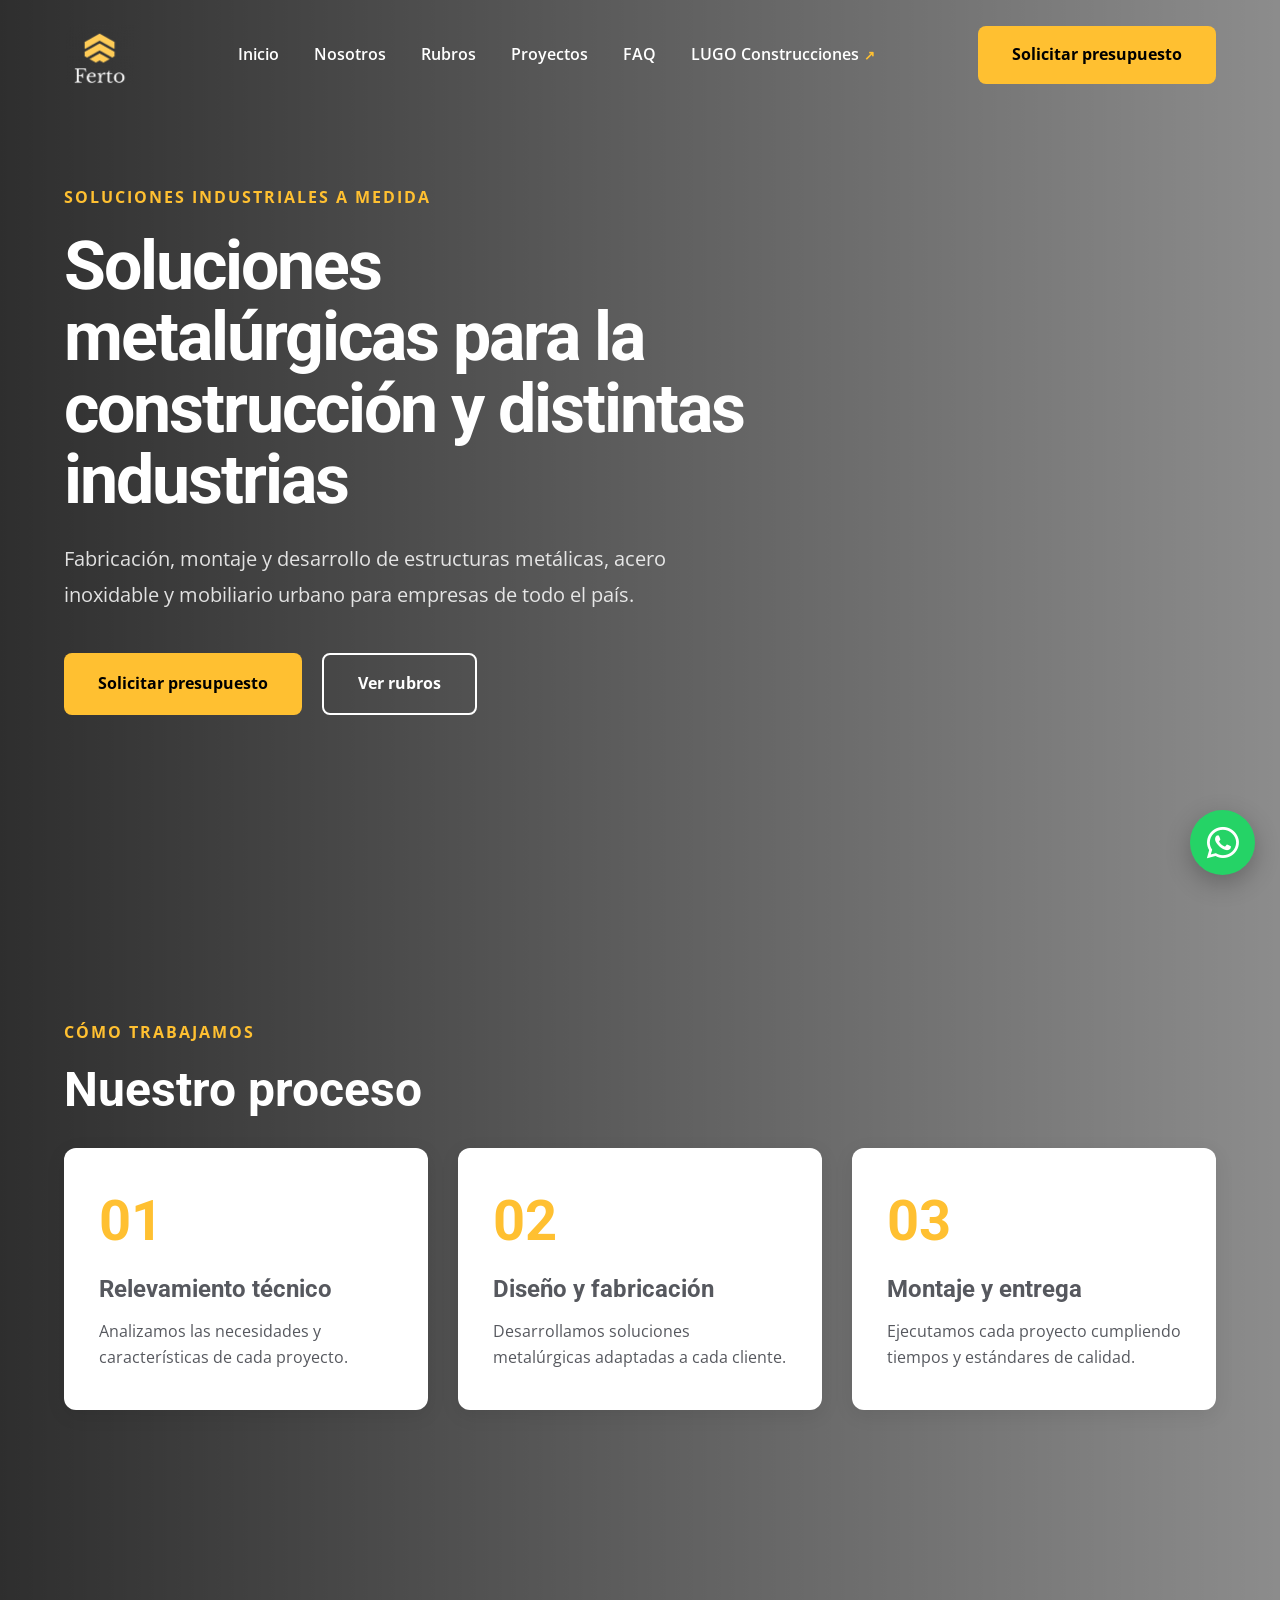
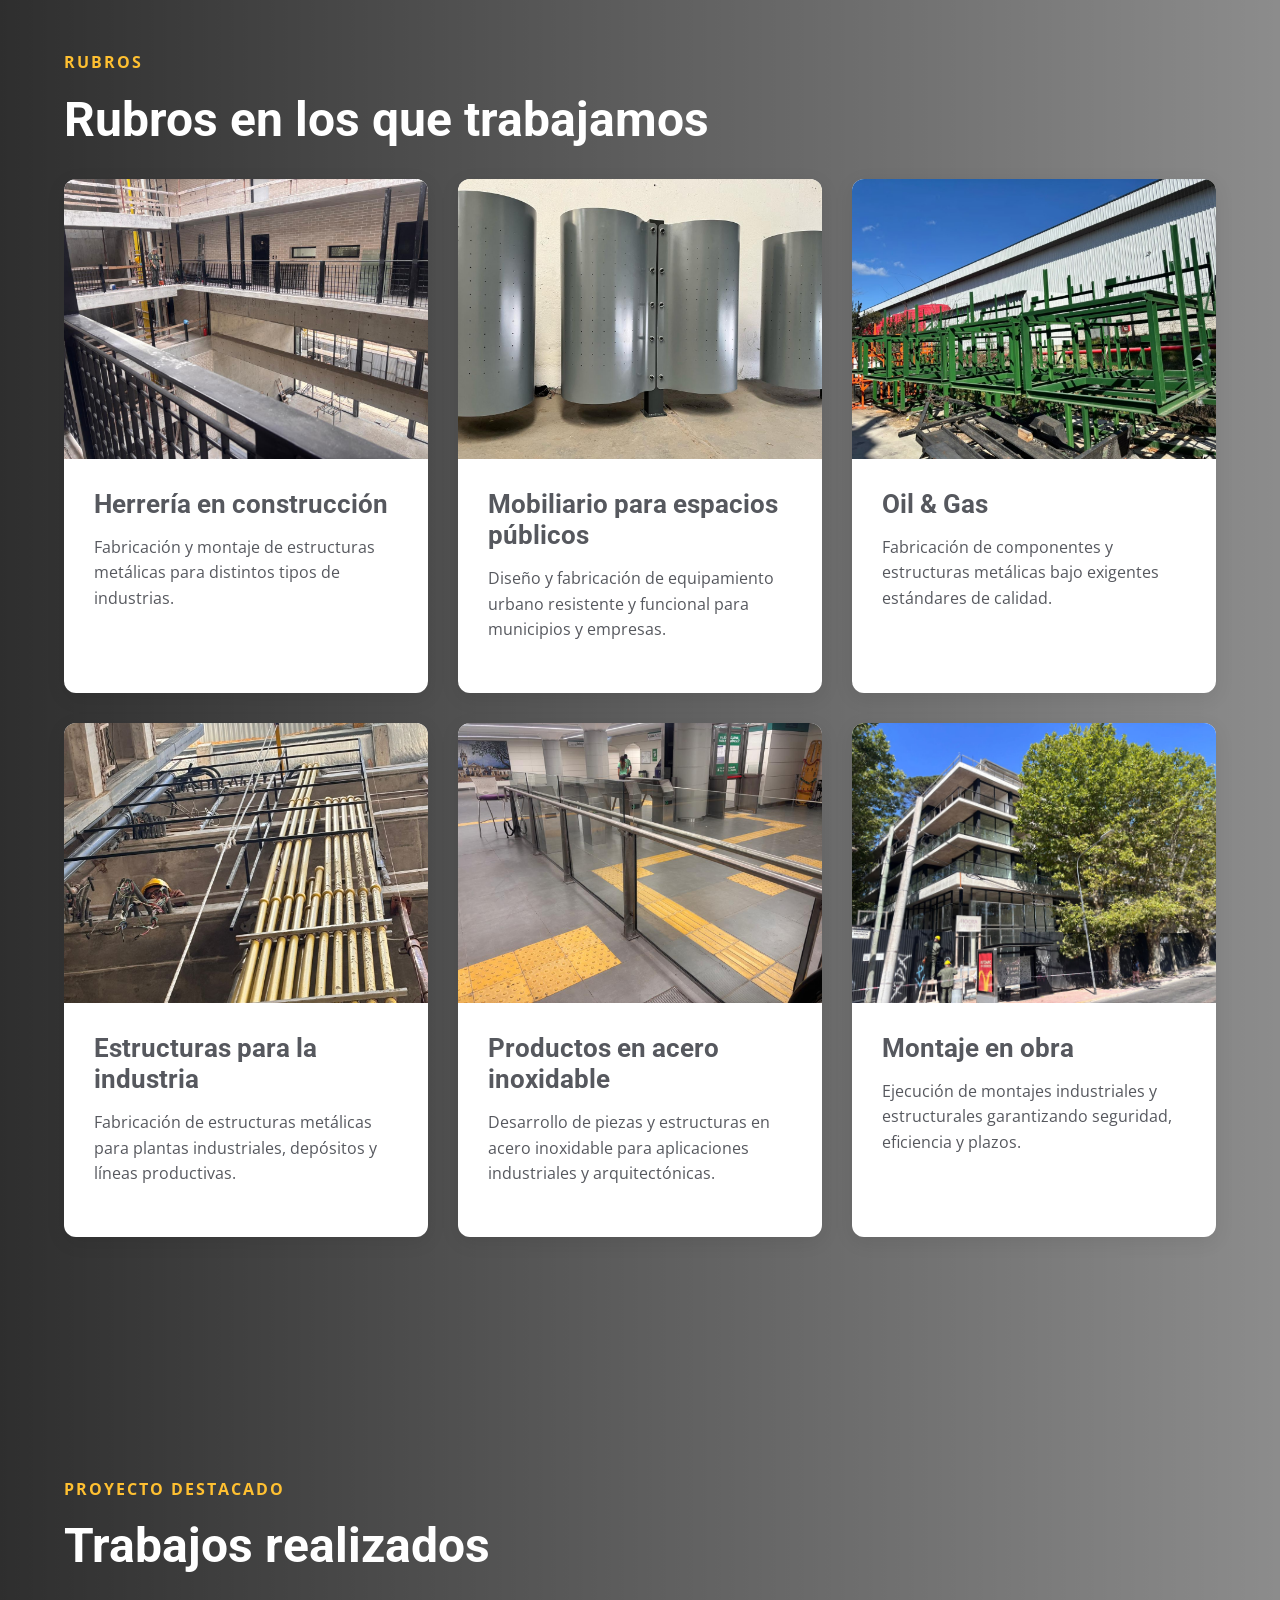
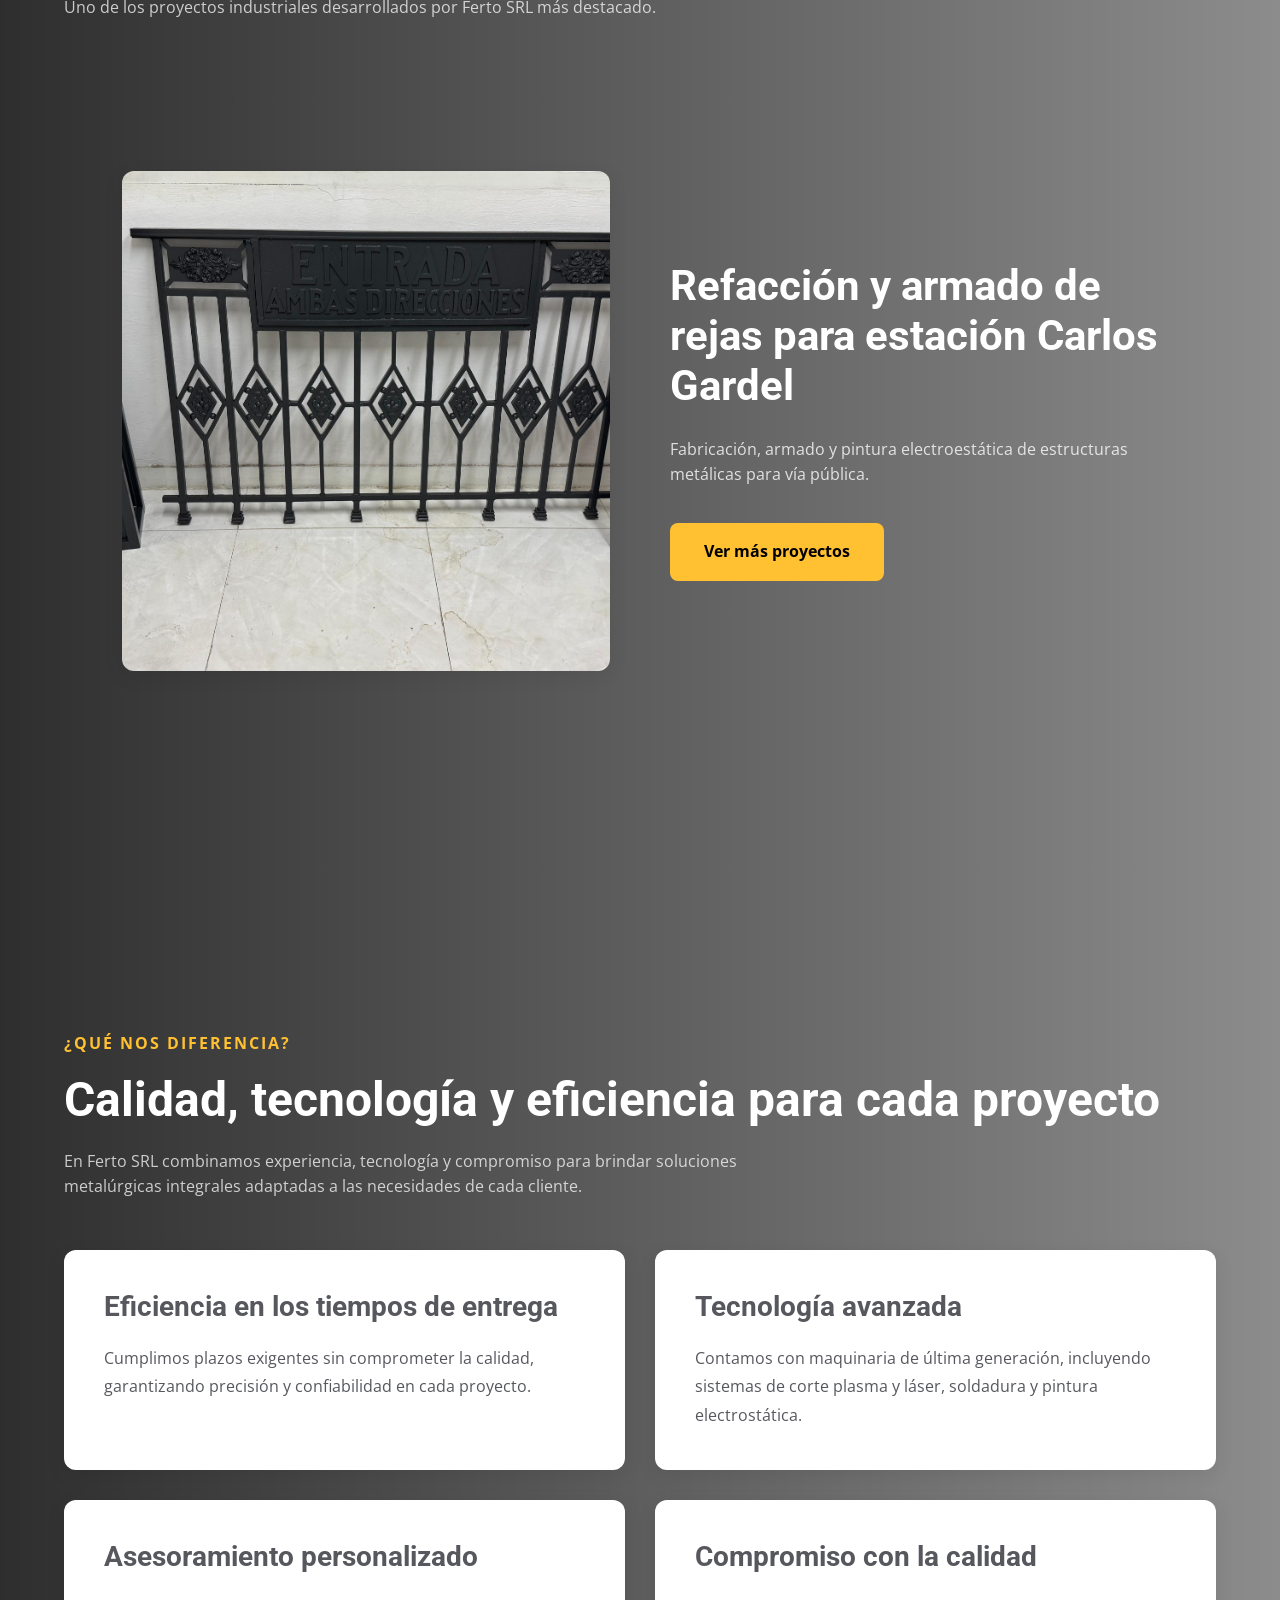
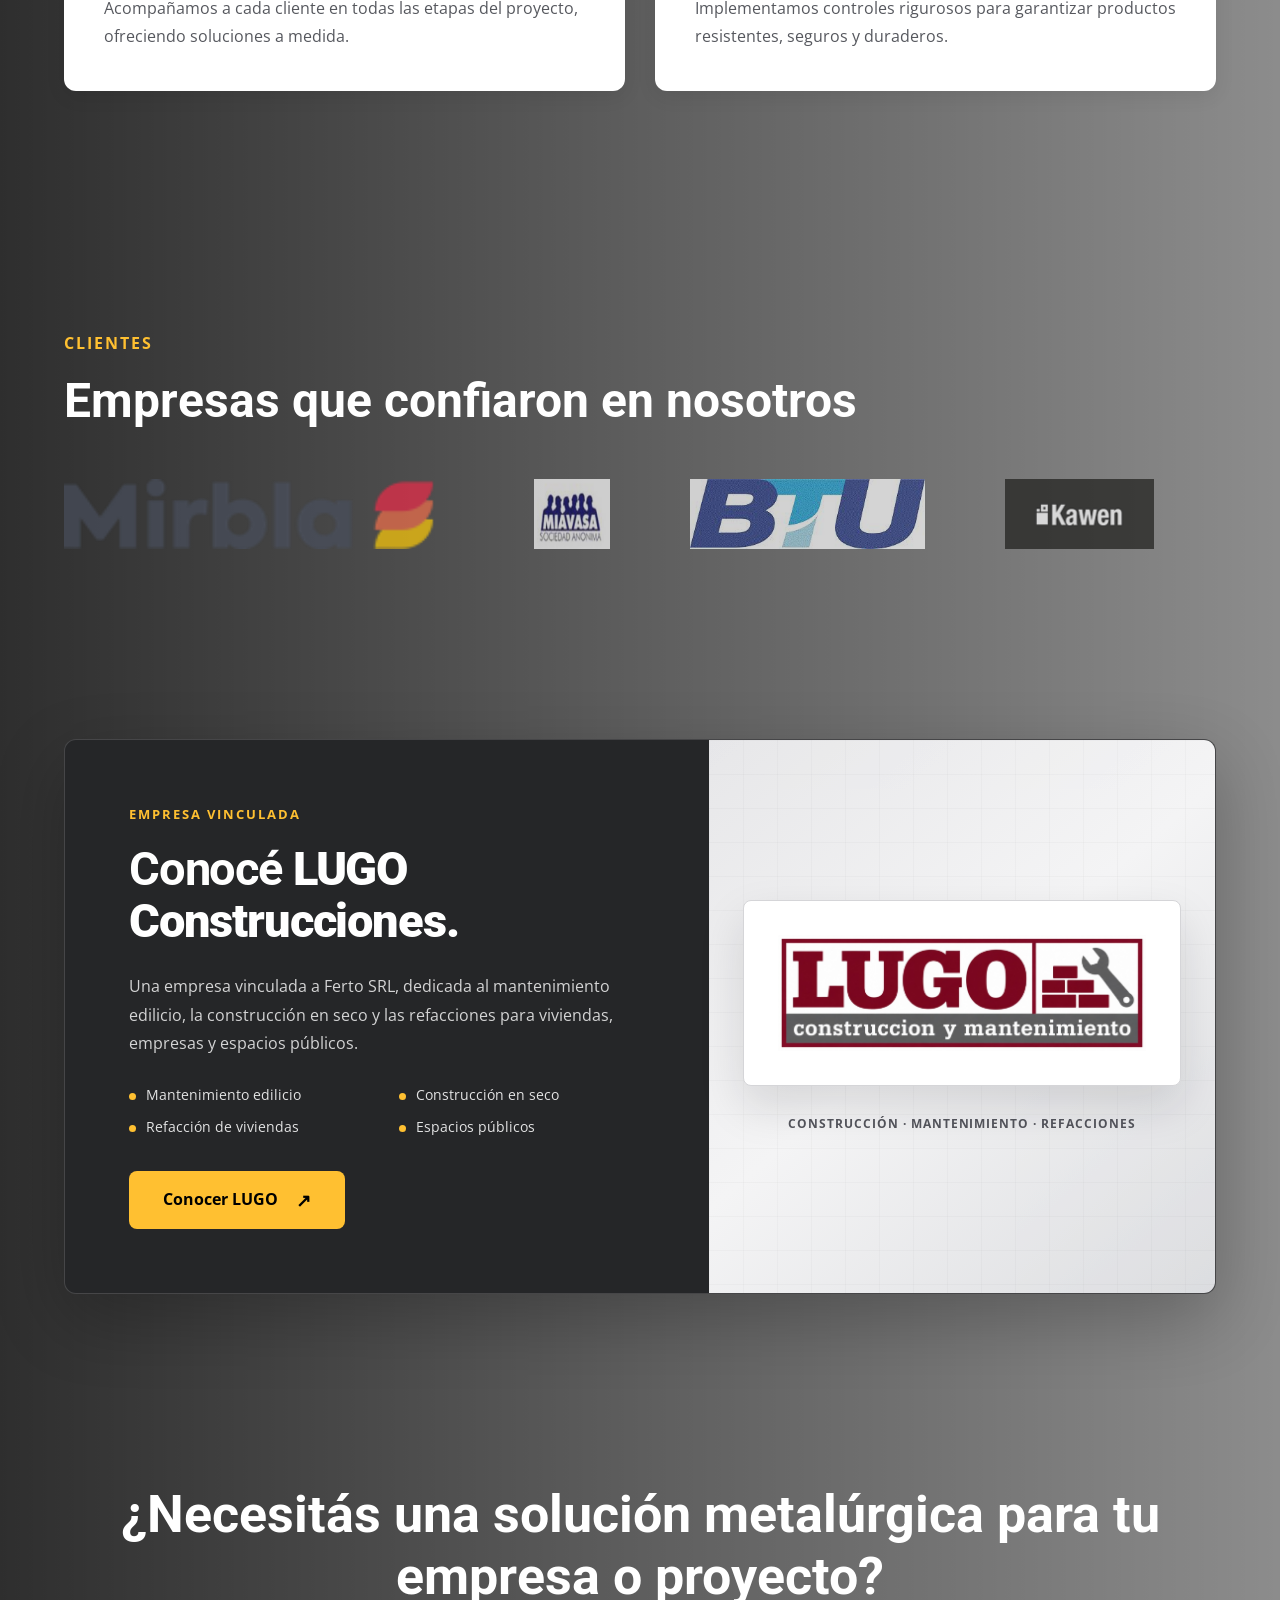
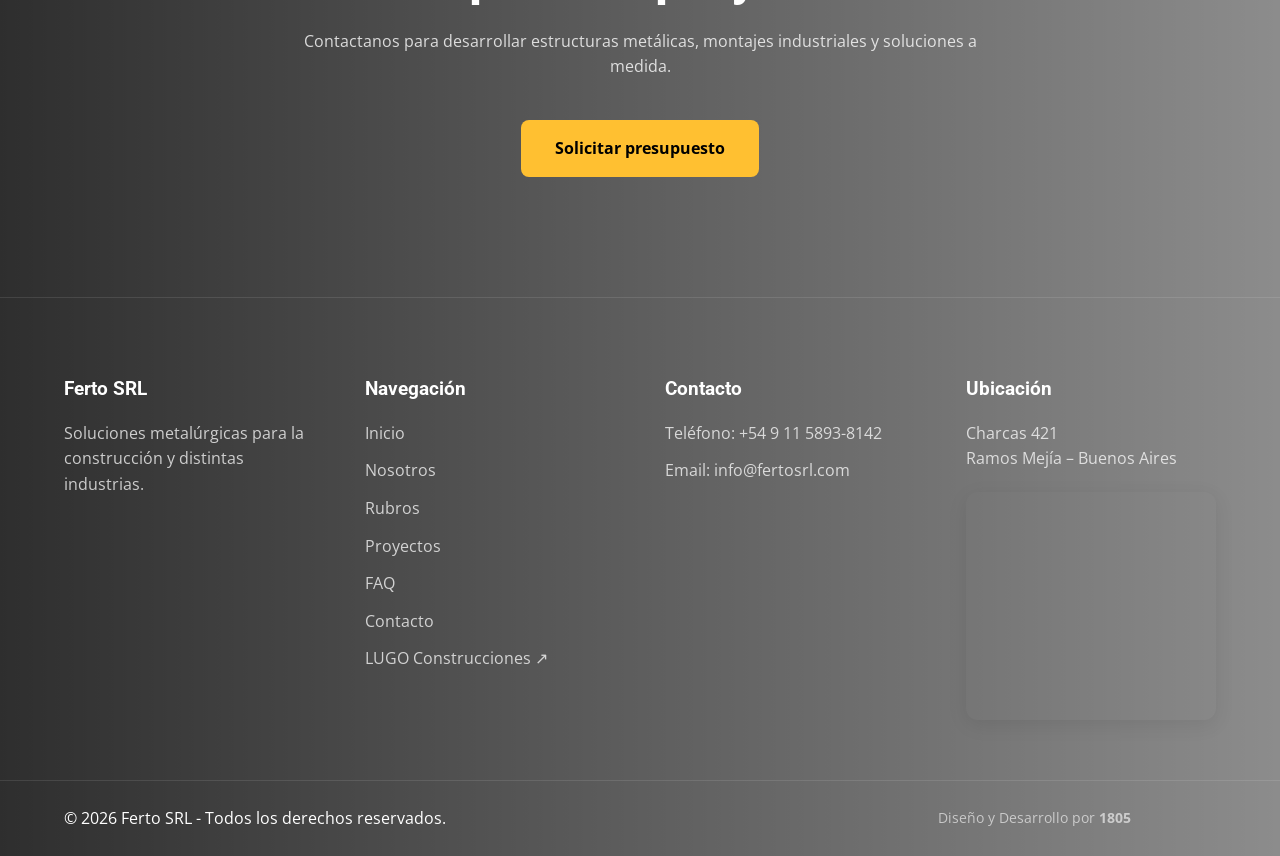
<file: index.html>
<!DOCTYPE html>
<html lang="es">

<head>

    <!-- META -->

    <meta charset="UTF-8">
    <meta name="viewport" content="width=device-width, initial-scale=1.0">


    <!-- SEO -->

    <title>Ferto SRL | Soluciones Metalúrgicas Industriales</title>

    <meta name="description"
        content="Ferto SRL brinda soluciones metalúrgicas industriales, estructuras metálicas, montajes y mantenimiento industrial.">

    <link rel="icon" href="img/logo-ferto.png">


    <!-- GOOGLE FONTS -->

    <link rel="preconnect" href="https://fonts.googleapis.com">

    <link rel="preconnect" href="https://fonts.gstatic.com" crossorigin>

    <link
        href="https://fonts.googleapis.com/css2?family=Open+Sans:wght@400;500;600;700&family=Roboto:wght@400;500;700;900&display=swap"
        rel="stylesheet">


    <!-- CSS -->

    <link rel="stylesheet" href="css/variables.css">
    <link rel="stylesheet" href="css/style.css">
    <link rel="stylesheet" href="css/responsive.css">
    <link rel="stylesheet" href="css/ferto-lugo.css">

    <!-- WHATSAPP -->
    <link rel="stylesheet" href="https://cdnjs.cloudflare.com/ajax/libs/font-awesome/6.5.2/css/all.min.css">

</head>

<body>

    <!-- HEADER -->

    <div id="header"></div>


    <!-- MAIN -->

    <main>

        <!-- HERO -->

        <section class="hero fade-in">

            <div class="hero-overlay"></div>

            <div class="container hero-container">

                <div class="hero-content">

                    <span>
                        Soluciones industriales a medida
                    </span>

                    <h1>
                        Soluciones metalúrgicas
                        para la construcción y distintas industrias
                    </h1>

                    <p>
                        Fabricación, montaje y desarrollo de estructuras metálicas,
                        acero inoxidable y mobiliario urbano para empresas
                        de todo el país.
                    </p>

                    <div class="hero-buttons">

                        <a href="contacto.html" class="btn btn-primary">
                            Solicitar presupuesto
                        </a>

                        <a href="rubros.html" class="btn btn-secondary">
                            Ver rubros
                        </a>

                    </div>

                </div>

            </div>

        </section>

        <!-- PROCESS -->

        <section class="process-section fade-in">

            <div class="container">

                <div class="section-title">

                    <span>
                        Cómo trabajamos
                    </span>

                    <h2>
                        Nuestro proceso
                    </h2>

                </div>


                <!-- GRID -->

                <div class="process-grid">

                    <div class="process-card">

                        <h3>01</h3>

                        <h4>
                            Relevamiento técnico
                        </h4>

                        <p>
                            Analizamos las necesidades
                            y características de cada proyecto.
                        </p>

                    </div>


                    <div class="process-card">

                        <h3>02</h3>

                        <h4>
                            Diseño y fabricación
                        </h4>

                        <p>
                            Desarrollamos soluciones metalúrgicas
                            adaptadas a cada cliente.
                        </p>

                    </div>


                    <div class="process-card">

                        <h3>03</h3>

                        <h4>
                            Montaje y entrega
                        </h4>

                        <p>
                            Ejecutamos cada proyecto
                            cumpliendo tiempos y estándares de calidad.
                        </p>

                    </div>

                </div>

            </div>

        </section>


        <!-- RUBROS -->

        <section class="services-section fade-in">

            <div class="container">

                <!-- SECTION TITLE -->

                <div class="section-title">

                    <span>
                        Rubros
                    </span>

                    <h2>Rubros en los que trabajamos</h2>

                </div>


                <!-- SERVICES GRID -->

                <div class="services-grid">

                    <!-- CARD -->
                    <a href="rubros.html#herreria-construccion" class="service-card-link">

                        <article class="service-card">

                            <img src="img/rubros/herreria-en-construccion.jpg" alt="Herrería en construcción">

                            <div class="service-card-content">

                                <h3>
                                    Herrería en construcción
                                </h3>

                                <p>
                                    Fabricación y montaje de estructuras metálicas para distintos tipos de industrias.
                                </p>

                            </div>

                        </article>
                    </a>


                    <!-- CARD -->
                    <a href="rubros.html#mobiliario-urbano" class="service-card-link">
                        <article class="service-card">

                            <img src="img/rubros/mobiliario-para-espacios-publicos.png"
                                alt="Mobiliario para espacios públicos">

                            <div class="service-card-content">

                                <h3>
                                    Mobiliario para espacios públicos
                                </h3>

                                <p>
                                    Diseño y fabricación de equipamiento urbano resistente y funcional para municipios y empresas.
                                </p>

                            </div>

                        </article>
                    </a>


                    <!-- CARD -->

                    <a href="rubros.html#oil-gas" class="service-card-link">
                        <article class="service-card">

                            <img src="img/rubros/oil-gas.jpg" alt="Oil & Gas">

                            <div class="service-card-content">

                                <h3>
                                    Oil & Gas
                                </h3>

                                <p>
                                    Fabricación de componentes y estructuras metálicas bajo exigentes estándares de calidad.
                                </p>

                            </div>

                        </article>
                    </a>


                    <!-- CARD -->

                    <a href="rubros.html#estructuras-industriales" class="service-card-link">

                        <article class="service-card">

                            <img src="img/rubros/estructuras-para-la-industria.jpg" alt="Estructuras para la industria">

                            <div class="service-card-content">

                                <h3>
                                    Estructuras para la industria
                                </h3>

                                <p>
                                    Fabricación de estructuras metálicas para plantas industriales, depósitos y líneas productivas.
                                </p>

                            </div>

                        </article>
                    </a>


                    <!-- CARD -->

                    <a href="rubros.html#acero-inoxidable" class="service-card-link">

                        <article class="service-card">

                            <img src="img/rubros/productos-en-acero-inoxidable.jpg" alt="Productos en acero inoxidable">

                            <div class="service-card-content">

                                <h3>
                                    Productos en acero inoxidable
                                </h3>

                                <p>
                                    Desarrollo de piezas y estructuras en acero inoxidable para aplicaciones industriales y arquitectónicas.
                                </p>

                            </div>

                        </article>

                    </a>

                    <!-- CARD -->

                    <a href="rubros.html#montaje-obra" class="service-card-link">
                        <article class="service-card">

                            <img src="img/rubros/montaje-en-obra.jpg" alt="Montaje en obra">

                            <div class="service-card-content">

                                <h3>
                                    Montaje en obra
                                </h3>

                                <p>
                                    Ejecución de montajes industriales y estructurales garantizando seguridad, eficiencia y plazos.
                                </p>

                            </div>

                        </article>
                    </a>

                </div>

            </div>

        </section>

        <!-- PROYECTOS -->

        <section class="projects-section fade-in">

            <div class="container">

                <!-- TITLE -->

                <div class="section-title">

                    <span>
                        Proyecto destacado
                    </span>

                    <h2>
                        Trabajos realizados
                    </h2>

                    <p>
                        Uno de los proyectos industriales desarrollados por Ferto SRL más destacado.
                    </p>

                </div>

                <section class="featured-project-section fade-in">

                    <div class="container featured-project-container">

                        <div class="featured-project-image">

                            <img src="img/proyectos/carlos-gardel.jpg" alt="Proyecto Carlos Gardel">

                        </div>

                        <div class="featured-project-content">

                            <h2>
                                Refacción y armado de rejas
                                para estación Carlos Gardel
                            </h2>

                            <p>
                                Fabricación, armado y pintura electroestática
                                de estructuras metálicas para vía pública.
                            </p>

                            <a href="proyectos.html" class="btn btn-primary">

                                Ver más proyectos

                            </a>

                        </div>

                    </div>

                </section>


            </div>

        </section>

                <!-- DIFFERENCE -->

        <section class="difference-section fade-in">

            <div class="container">

                <!-- TITLE -->

                <div class="section-title">

                    <span>
                        ¿Qué nos diferencia?
                    </span>

                    <h2>
                        Calidad, tecnología y eficiencia
                        para cada proyecto
                    </h2>

                    <p>
                        En Ferto SRL combinamos experiencia,
                        tecnología y compromiso para brindar
                        soluciones metalúrgicas integrales
                        adaptadas a las necesidades de cada cliente.
                    </p>

                </div>


                <!-- GRID -->

                <div class="difference-grid">

                    <!-- CARD -->

                    <article class="difference-card">

                        <h3>
                            Eficiencia en los tiempos de entrega
                        </h3>

                        <p>
                            Cumplimos plazos exigentes sin comprometer
                            la calidad, garantizando precisión
                            y confiabilidad en cada proyecto.
                        </p>

                    </article>


                    <!-- CARD -->

                    <article class="difference-card">

                        <h3>
                            Tecnología avanzada
                        </h3>

                        <p>
                            Contamos con maquinaria de última generación,
                            incluyendo sistemas de corte plasma y láser,
                            soldadura y pintura electrostática.
                        </p>

                    </article>


                    <!-- CARD -->

                    <article class="difference-card">

                        <h3>
                            Asesoramiento personalizado
                        </h3>

                        <p>
                            Acompañamos a cada cliente
                            en todas las etapas del proyecto,
                            ofreciendo soluciones a medida.
                        </p>

                    </article>


                    <!-- CARD -->

                    <article class="difference-card">

                        <h3>
                            Compromiso con la calidad
                        </h3>

                        <p>
                            Implementamos controles rigurosos
                            para garantizar productos resistentes,
                            seguros y duraderos.
                        </p>

                    </article>

                </div>

            </div>

        </section>

        <!-- Clientes -->

        <section class="clients-section fade-in">

            <div class="container">

                <div class="section-title">

                    <span>
                        Clientes
                    </span>

                    <h2>
                        Empresas que confiaron en nosotros
                    </h2>

                </div>

                <div class="clients-slider">

                    <div class="clients-track">

                        <img src="img/clientes/cliente-1.png" alt="">
                        <img src="img/clientes/cliente-2.png" alt="">
                        <img src="img/clientes/cliente-3.png" alt="">
                        <img src="img/clientes/cliente-4.png" alt="">
                        <img src="img/clientes/cliente-5.png" alt="">
                        <img src="img/clientes/cliente-6.png" alt="">
                        <img src="img/clientes/cliente-7.png" alt="">
                        <img src="img/clientes/cliente-8.png" alt="">
                        <img src="img/clientes/cliente-9.png" alt="">
                        <img src="img/clientes/cliente-10.png" alt="">
                        <img src="img/clientes/cliente-11.png" alt="">

                        <!-- DUPLICADOS -->

                        <img src="img/clientes/cliente-1.png" alt="">
                        <img src="img/clientes/cliente-2.png" alt="">
                        <img src="img/clientes/cliente-3.png" alt="">
                        <img src="img/clientes/cliente-4.png" alt="">
                        <img src="img/clientes/cliente-5.png" alt="">
                        <img src="img/clientes/cliente-6.png" alt="">
                        <img src="img/clientes/cliente-7.png" alt="">
                        <img src="img/clientes/cliente-8.png" alt="">
                        <img src="img/clientes/cliente-9.png" alt="">
                        <img src="img/clientes/cliente-10.png" alt="">
                        <img src="img/clientes/cliente-11.png" alt="">

                    </div>

                </div>

            </div>

        </section>



        <!-- EMPRESA VINCULADA: LUGO -->

        <section class="ferto-lugo-section fade-in" aria-labelledby="ferto-lugo-title">

            <div class="container">
                <div class="ferto-lugo-card">

                    <div class="ferto-lugo-copy">
                        <span class="ferto-lugo-eyebrow">Empresa vinculada</span>
                        <h2 id="ferto-lugo-title">Conocé <strong>LUGO Construcciones.</strong></h2>
                        <p>
                            Una empresa vinculada a Ferto SRL, dedicada al mantenimiento edilicio,
                            la construcción en seco y las refacciones para viviendas, empresas
                            y espacios públicos.
                        </p>

                        <ul class="ferto-lugo-services" aria-label="Servicios de LUGO">
                            <li>Mantenimiento edilicio</li>
                            <li>Construcción en seco</li>
                            <li>Refacción de viviendas</li>
                            <li>Espacios públicos</li>
                        </ul>

                        <a href="lugo.html" class="btn btn-primary ferto-lugo-button" data-lugo-source="inicio">
                            Conocer LUGO <span aria-hidden="true">↗</span>
                        </a>
                    </div>

                    <div class="ferto-lugo-visual">
                        <div class="ferto-lugo-logo-card">
                            <img src="img/lugo/logo-lugo.jpg"
                                 alt="LUGO, construcción y mantenimiento"
                                 width="1485" height="469" loading="lazy" decoding="async">
                        </div>
                        <p class="ferto-lugo-caption">Construcción · Mantenimiento · Refacciones</p>
                    </div>

                </div>
            </div>

        </section>

        <!-- CTA -->

        <section class="cta-section fade-in">

            <div class="container">

                <div class="cta-box">

                    <h2>
                        ¿Necesitás una solución metalúrgica para tu empresa o proyecto?
                    </h2>

                    <p>
                        Contactanos para desarrollar estructuras metálicas,
                        montajes industriales y soluciones a medida.
                    </p>

                    <a href="contacto.html" class="btn btn-primary">
                        Solicitar presupuesto
                    </a>

                </div>

            </div>

        </section>

    </main>

    <a href="https://wa.me/5491158938142?text=Hola%20Ferto%20SRL%20necesito%20que%20me%20pasen%20un%20presupuesto%20para%20mi%20proyecto" class="whatsapp-float"
        target="_blank" aria-label="WhatsApp">

        <i class="fa-brands fa-whatsapp"></i>

    </a>
    <!-- FOOTER -->

    <div id="footer"></div>


    <!-- JS -->

    <script src="js/main.js"></script>

</body>

</html>
</file>
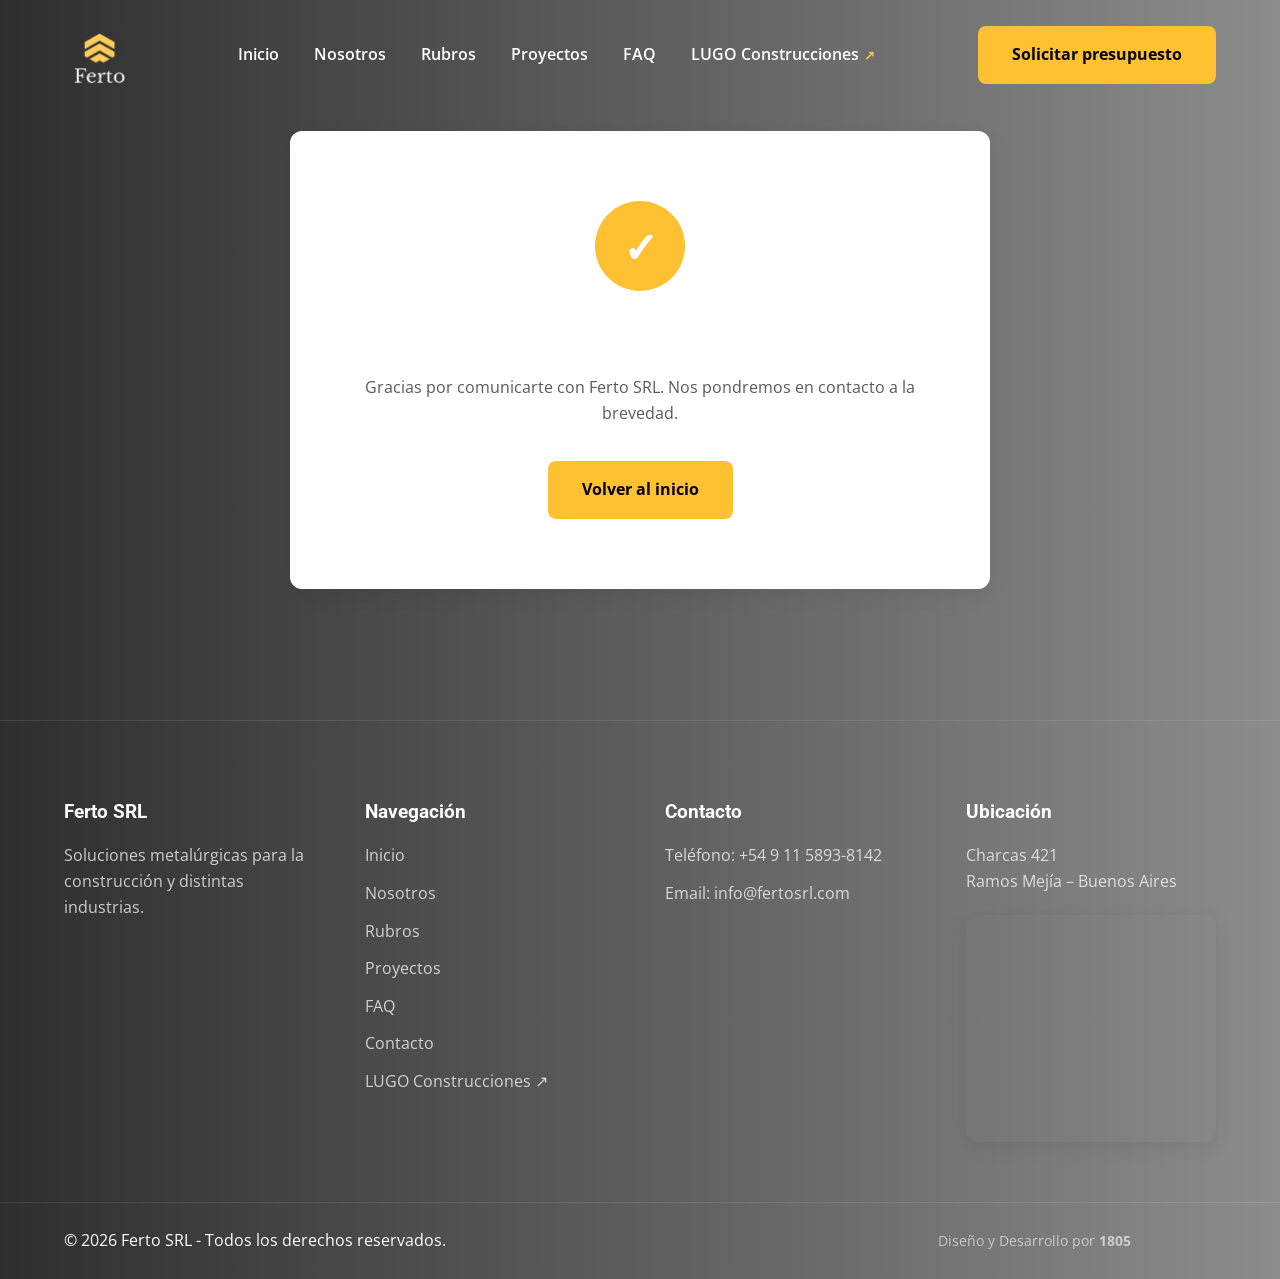
<file: gracias.html>
<!DOCTYPE html>
<html lang="es">

<head>

    <meta charset="UTF-8">

    <meta name="viewport" content="width=device-width, initial-scale=1.0">


    <!-- SEO -->

    <title>
        Consulta enviada | Ferto SRL
    </title>

    <meta name="description" content="Gracias por contactar a Ferto SRL.">

    <link rel="icon" href="img/logo-ferto.png">


    <!-- FONTS -->

    <link rel="preconnect" href="https://fonts.googleapis.com">

    <link rel="preconnect" href="https://fonts.gstatic.com" crossorigin>

    <link
        href="https://fonts.googleapis.com/css2?family=Open+Sans:wght@400;500;600;700&family=Roboto:wght@400;500;700;900&display=swap"
        rel="stylesheet">


    <!-- CSS -->

    <link rel="stylesheet" href="css/variables.css">

    <link rel="stylesheet" href="css/style.css">

    <link rel="stylesheet" href="css/responsive.css">

</head>

<body>

    <!-- HEADER -->

    <div id="header"></div>


    <!-- MAIN -->

    <main>

        <section class="thanks-section">

            <div class="container">

                <div class="thanks-box fade-in">

                    <span>
                        ✓
                    </span>

                    <h1>
                        Consulta enviada correctamente
                    </h1>

                    <p>
                        Gracias por comunicarte con Ferto SRL.
                        Nos pondremos en contacto a la brevedad.
                    </p>

                    <a href="index.html" class="btn btn-primary">

                        Volver al inicio

                    </a>

                </div>

            </div>

        </section>

    </main>


    <!-- FOOTER -->

    <div id="footer"></div>


    <!-- JS -->

    <script src="js/main.js"></script>

</body>

</html>
</file>
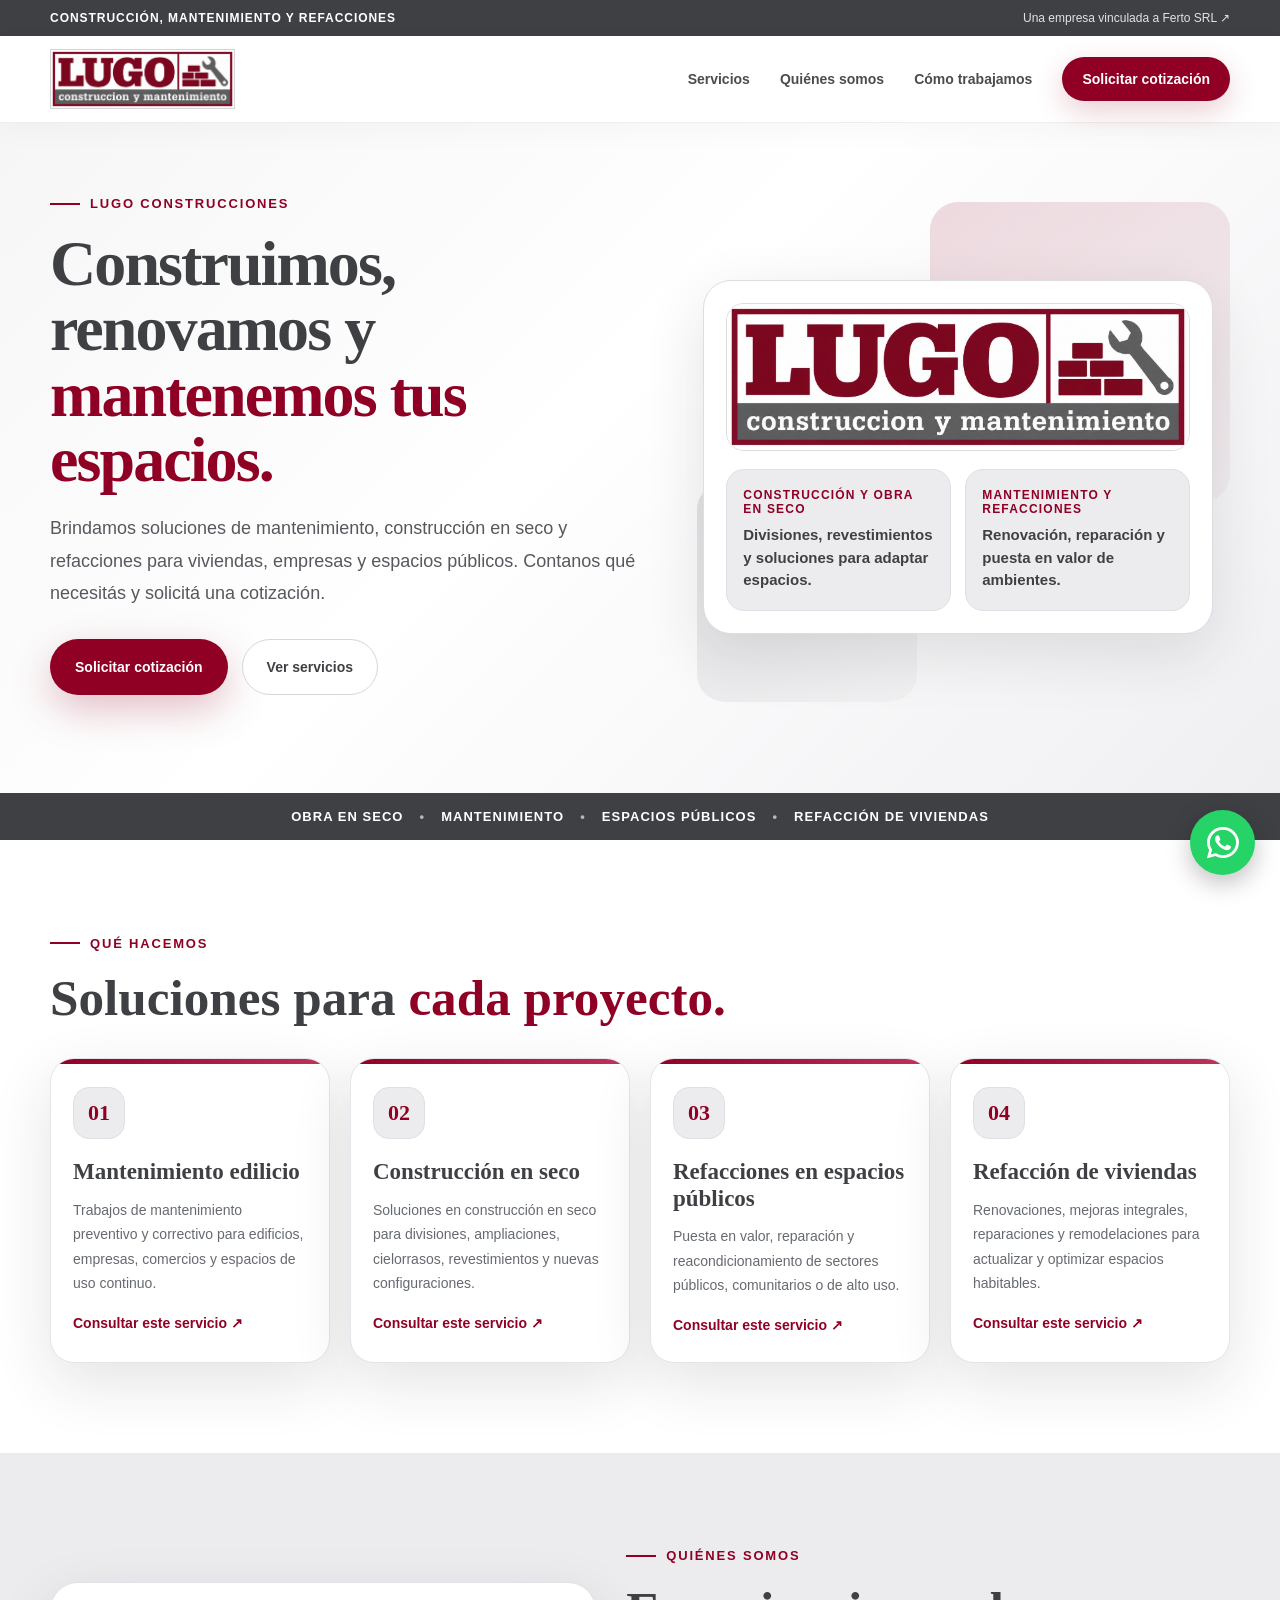
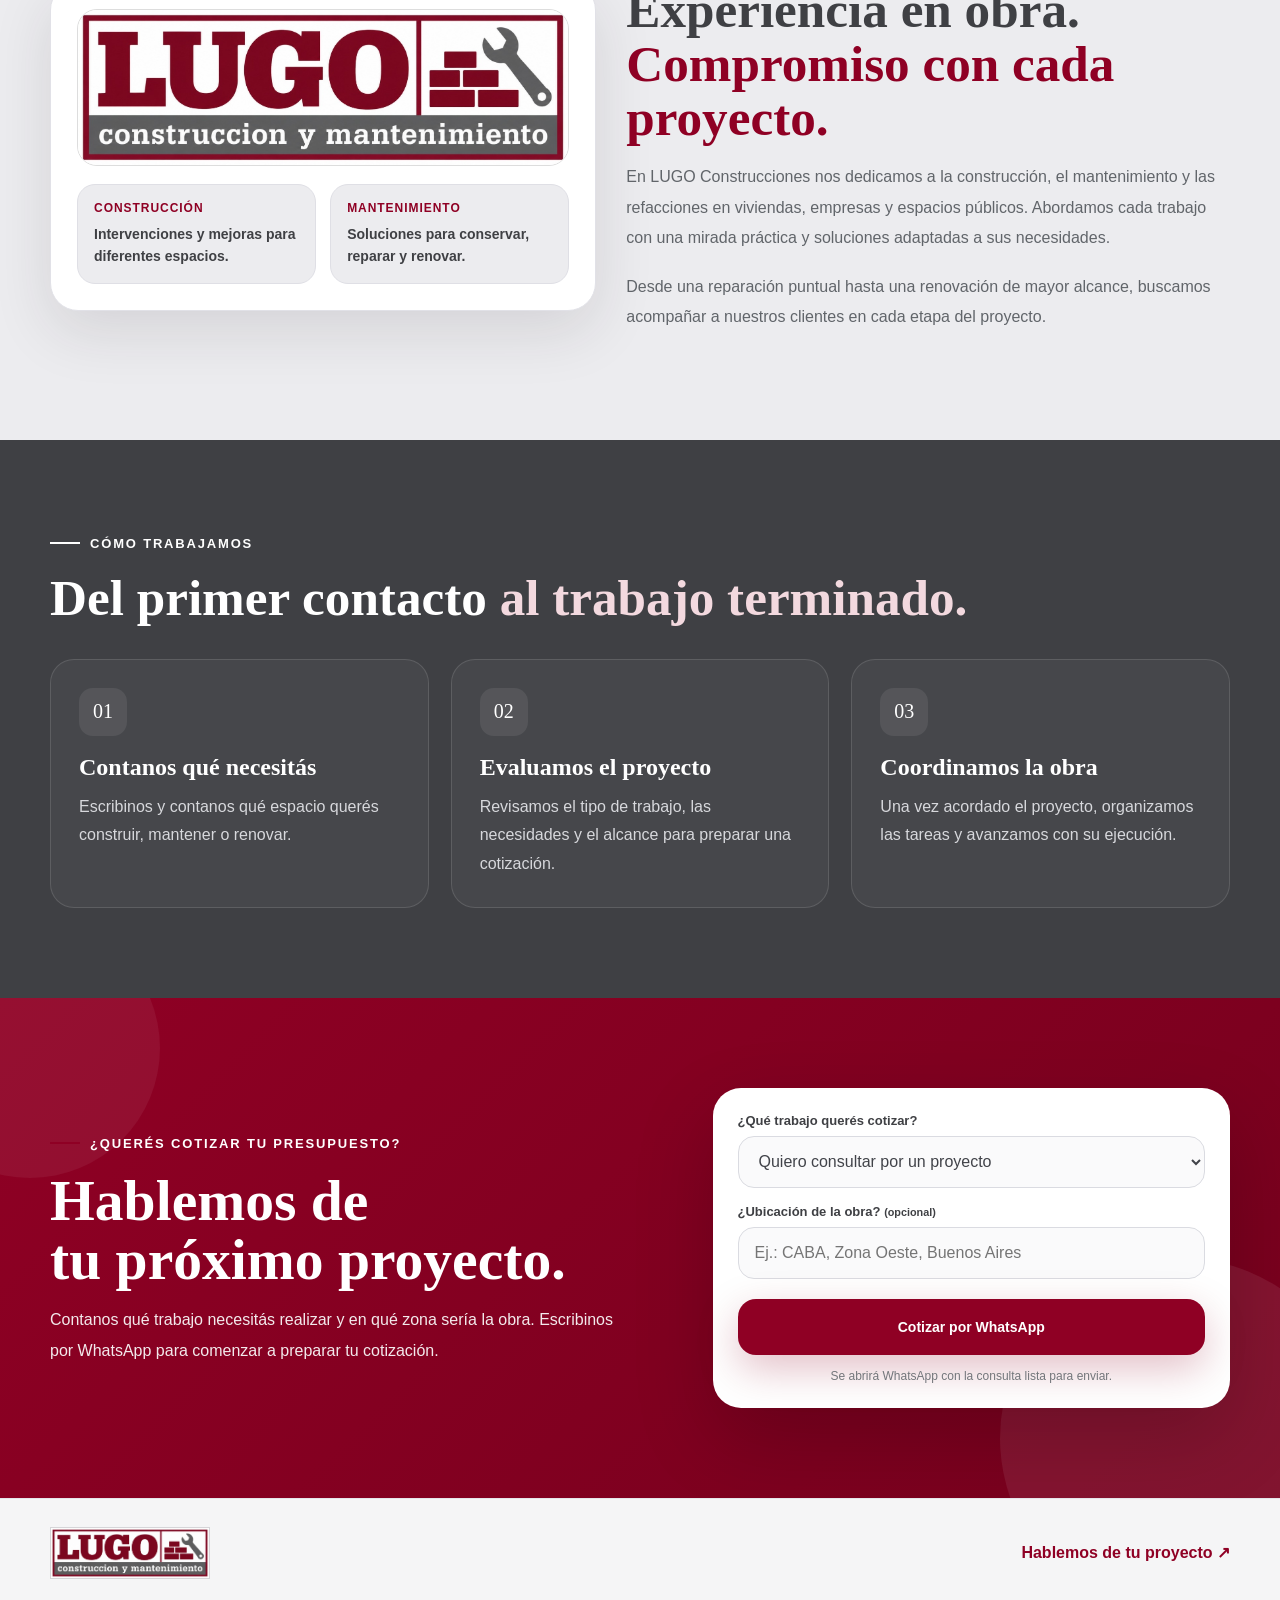
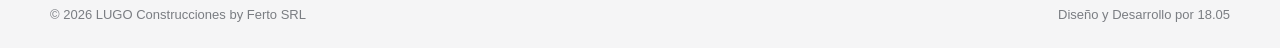
<file: lugo.html>
<!doctype html>
<html lang="es-AR">

<head>
    <meta charset="utf-8" />
    <meta content="width=device-width, initial-scale=1" name="viewport" />
    <meta content="#8d0023" name="theme-color" />
    <title>LUGO Construcciones | Construcción y mantenimiento</title>
    <meta
        content="LUGO Construcciones. Mantenimiento, obra en seco, refacciones en espacios públicos y viviendas. Contactanos por WhatsApp."
        name="description" />
    <link href="css/lugo.css" rel="stylesheet" />
    <script defer="True" src="js/lugo.js"></script>
    <meta content="LUGO Construcciones | Construcción, mantenimiento y refacciones" property="og:title" />
    <meta
        content="Obra en seco, mantenimiento edilicio y refacciones de viviendas y espacios públicos. Solicitá una cotización por WhatsApp."
        property="og:description" />

    <!-- WHATSAPP -->
    <link rel="stylesheet" href="https://cdnjs.cloudflare.com/ajax/libs/font-awesome/6.5.2/css/all.min.css">
</head>

<body>
    <a class="skip-link" href="#contenido">Saltar al contenido</a>
    <div class="topline">
        <div class="container topline-inner">
            <strong>Construcción, mantenimiento y refacciones</strong>
            <a href="https://www.fertosrl.com.ar/" rel="noopener noreferrer" target="_blank">Una empresa vinculada a
                Ferto SRL ↗</a>
        </div>
    </div>
    <header class="header" id="inicio">
        <div class="container header-inner">
            <a aria-label="LUGO Construcciones, inicio" class="brand" href="#inicio">
                <img alt="Logo LUGO Construcción y mantenimiento" decoding="async" height="469" loading="eager"
                    src="img/lugo/logo-lugo.jpg" width="1485" />
            </a>
            <nav aria-label="Navegación principal" class="nav" id="menu">
                <a href="#servicios">Servicios</a>
                <a href="#nosotros">Quiénes somos</a>
                <a href="#proceso">Cómo trabajamos</a>
                <a class="nav-cta" href="#cotizacion">Solicitar cotización</a>
            </nav>
            <button aria-controls="menu" aria-expanded="false" aria-label="Abrir menú" class="menu-toggle"
                id="menuToggle"><span></span><span></span><span></span></button>
        </div>
    </header>
    <main id="contenido">
        <section class="hero">
            <div class="container hero-grid">
                <div>
                    <div class="eyebrow">LUGO CONSTRUCCIONES</div>
                    <h1>Construimos, renovamos y <span>mantenemos tus espacios.</span></h1>
                    <p>Brindamos soluciones de mantenimiento, construcción en seco y refacciones para viviendas,
                        empresas y espacios públicos. Contanos qué necesitás y solicitá una cotización.</p>
                    <div class="hero-actions">
                        <a class="btn btn-primary" data-wa-service="general" data-wa-source="hero"
                            href="https://wa.me/5491158938142">Solicitar cotización</a>
                        <a class="btn btn-secondary" href="#servicios">Ver servicios</a>
                    </div>

                </div>
                <div class="hero-visual">
                    <div class="hero-card">
                        <img alt="Logo oficial LUGO" decoding="async" height="469" loading="eager"
                            src="img/lugo/logo-lugo.jpg" width="1485" />
                        <div class="hero-card-meta">
                            <div class="meta-box"><strong>Construcción y obra en seco</strong><span>Divisiones,
                                    revestimientos y soluciones para adaptar espacios.</span></div>
                            <div class="meta-box"><strong>Mantenimiento y refacciones</strong><span>Renovación,
                                    reparación y puesta en valor de ambientes.</span></div>
                        </div>
                    </div>
                </div>
            </div>
        </section>
        <div class="service-strip">
            <div class="container">
                <span>Obra en seco</span>
                <span>Mantenimiento</span>
                <span>Espacios públicos</span>
                <span>Refacción de viviendas</span>
            </div>
        </div>
        <section class="section services" id="servicios">
            <div class="container">
                <div class="section-head">
                    <div>
                        <div class="eyebrow">Qué hacemos</div>
                        <h2>Soluciones para <span>cada proyecto.</span></h2>
                    </div>
                </div>
                <div class="cards">
                    <article class="card">
                        <div class="num">01</div>
                        <h3>Mantenimiento edilicio</h3>
                        <p>Trabajos de mantenimiento preventivo y correctivo para edificios, empresas, comercios y
                            espacios de uso continuo.</p>
                        <a data-wa-service="mantenimiento" data-wa-source="servicio"
                            href="https://wa.me/5491158938142">Consultar este servicio ↗</a>
                    </article>
                    <article class="card">
                        <div class="num">02</div>
                        <h3>Construcción en seco</h3>
                        <p>Soluciones en construcción en seco para divisiones, ampliaciones, cielorrasos, revestimientos
                            y nuevas configuraciones.</p>
                        <a data-wa-service="obra-seca" data-wa-source="servicio"
                            href="https://wa.me/5491158938142">Consultar este servicio ↗</a>
                    </article>
                    <article class="card">
                        <div class="num">03</div>
                        <h3>Refacciones en espacios públicos</h3>
                        <p>Puesta en valor, reparación y reacondicionamiento de sectores públicos, comunitarios o de
                            alto uso.</p>
                        <a data-wa-service="publicos" data-wa-source="servicio"
                            href="https://wa.me/5491158938142">Consultar este servicio ↗</a>
                    </article>
                    <article class="card">
                        <div class="num">04</div>
                        <h3>Refacción de viviendas</h3>
                        <p>Renovaciones, mejoras integrales, reparaciones y remodelaciones para actualizar y optimizar
                            espacios habitables.</p>
                        <a data-wa-service="viviendas" data-wa-source="servicio"
                            href="https://wa.me/5491158938142">Consultar este servicio ↗</a>
                    </article>
                </div>
            </div>
        </section>
        <section class="section about" id="nosotros">
            <div class="container about-grid">
                <div class="about-panel">
                    <img alt="Identidad visual de LUGO Construcciones" decoding="async" height="469" loading="lazy"
                        src="img/lugo/logo-lugo.jpg" width="1485" />
                    <div class="badge-list">
                        <div class="badge"><strong>Construcción</strong><span>Intervenciones y mejoras para diferentes
                                espacios.</span></div>
                        <div class="badge"><strong>Mantenimiento</strong><span>Soluciones para conservar, reparar y
                                renovar.</span></div>
                    </div>
                </div>
                <div class="about-text">
                    <div class="eyebrow">Quiénes somos</div>
                    <h2 class="about-heading">Experiencia en obra. <span>Compromiso con cada proyecto.</span></h2>
                    <p>En LUGO Construcciones nos dedicamos a la construcción, el mantenimiento y las refacciones en
                        viviendas, empresas y espacios públicos. Abordamos cada trabajo con una mirada práctica y
                        soluciones adaptadas a sus necesidades.</p>
                    <p>Desde una reparación puntual hasta una renovación de mayor alcance, buscamos acompañar a nuestros
                        clientes en cada etapa del proyecto.</p>

                </div>
            </div>
        </section>
        <section class="section process" id="proceso">
            <div class="container">
                <div class="section-head">
                    <div>
                        <div class="eyebrow">Cómo trabajamos</div>
                        <h2>Del primer contacto <span>al trabajo terminado.</span></h2>
                    </div>
                </div>
                <div class="steps">
                    <article class="step">
                        <div class="num">01</div>
                        <h3>Contanos qué necesitás</h3>
                        <p>Escribinos y contanos qué espacio querés construir, mantener o renovar.</p>
                    </article>
                    <article class="step">
                        <div class="num">02</div>
                        <h3>Evaluamos el proyecto</h3>
                        <p>Revisamos el tipo de trabajo, las necesidades y el alcance para preparar una cotización.</p>
                    </article>
                    <article class="step">
                        <div class="num">03</div>
                        <h3>Coordinamos la obra</h3>
                        <p>Una vez acordado el proyecto, organizamos las tareas y avanzamos con su ejecución.</p>
                    </article>
                </div>
            </div>
        </section>
        <section class="section quote" id="cotizacion">
            <div class="container quote-grid">
                <div>
                    <div class="eyebrow">¿Querés cotizar tu presupuesto?</div>
                    <h2>Hablemos de <br />tu próximo proyecto.</h2>
                    <p>Contanos qué trabajo necesitás realizar y en qué zona sería la obra. Escribinos por WhatsApp para
                        comenzar a preparar tu cotización.</p>
                </div>
                <div class="quote-panel">
                    <label for="tipo">¿Qué trabajo querés cotizar?</label>
                    <select id="tipo">
                        <option value="general">Quiero consultar por un proyecto</option>
                        <option value="mantenimiento">Mantenimiento</option>
                        <option value="obra-seca">Obra en seco</option>
                        <option value="publicos">Refacción en espacios públicos</option>
                        <option value="viviendas">Refacción de vivienda</option>
                        <option value="otro">Otro tipo de trabajo</option>
                    </select>
                    <label for="ubicacion">¿Ubicación de la obra? <small>(opcional)</small></label>
                    <input id="ubicacion" maxlength="90" placeholder="Ej.: CABA, Zona Oeste, Buenos Aires"
                        type="text" />
                    <a class="btn btn-primary" data-wa-service="general" data-wa-source="cotizacion"
                        href="https://wa.me/5491158938142" id="cotizarLink">Cotizar por WhatsApp</a>
                    <div class="quote-note">Se abrirá WhatsApp con la consulta lista para enviar.</div>
                </div>
            </div>
        </section>
    </main>
    <footer class="footer">
        <div class="container footer-main">
            <div class="footer-brand">
                <img alt="Logo LUGO" decoding="async" height="469" loading="lazy" src="img/lugo/logo-lugo.jpg"
                    width="1485" />
            </div>
            <a class="link-wa" data-wa-service="general" data-wa-source="footer"
                href="https://wa.me/5491158938142">Hablemos de tu proyecto ↗</a>
        </div>
        <div class="container footer-bottom">
            <span>© <span id="year"></span> LUGO Construcciones by <a href="https://fertosrl.com.ar">Ferto
                    SRL</a></span>
            <span>Diseño y Desarrollo por <a href="https://1805.com.ar/" target="_blank" rel="noopener">18.05</a></span>
        </div>
    </footer>
    <a href="https://wa.me/5491158938142" data-wa-service="general" data-wa-source="flotante" class="whatsapp-float"
        target="_blank" aria-label="Consultar a LUGO Construcciones por WhatsApp">

        <i class="fa-brands fa-whatsapp"></i>

    </a>
</body>

</html>
</file>
<file: css/variables.css>
:root {

    /* COLORES */

    --color-white: #ffffff;
    --color-yellow: #ffc031;
    --color-dark: #3b3b3b;
    --color-gray: #56585e;
    --color-black: #000000;


    /* TIPOGRAFIAS */

    --font-title: 'Roboto', sans-serif;
    --font-text: 'Open Sans', sans-serif;


    /* TAMAÑOS */

    --container-width: 1200px;
    --section-spacing: 100px;
    --border-radius: 12px;


    /* EFECTOS */

    --transition: all 0.3s ease;

    --shadow-soft: 0 5px 20px rgba(0, 0, 0, 0.08);

}
</file>
<file: css/style.css>
/* =========================
   RESET
========================= */

* {
    margin: 0;
    padding: 0;
    box-sizing: border-box;
}

html {
    scroll-behavior: smooth;
}

body {
    font-family: var(--font-text);
    color: white;
    background:
        linear-gradient(90deg,
            rgba(0, 0, 0, 0.82) 0%,
            rgba(0, 0, 0, 0.65) 45%,
            rgba(0, 0, 0, 0.45) 100%);
    overflow-x: hidden;
    line-height: 1.6;
}

img {
    width: 100%;
    display: block;
}

a {
    text-decoration: none;
}

ul {
    list-style: none;
}


/* =========================
   GLOBAL
========================= */

.container {
    width: 90%;
    max-width: var(--container-width);
    margin: auto;
}

section {
    padding: 120px 0;
}

h1,
h2,
h3,
h4,
h5,
h6 {
    font-family: var(--font-title);
    line-height: 1.2;
}


/* =========================
   BUTTONS
========================= */

.btn {
    display: inline-flex;
    align-items: center;
    justify-content: center;

    padding: 16px 34px;

    border-radius: 8px;

    font-weight: 700;

    transition: var(--transition);

    position: relative;

    overflow: hidden;
}

.btn-primary {
    background-color: var(--color-yellow);
    color: var(--color-black);
}

.btn-primary:hover {
    background-color: var(--color-dark);
    color: var(--color-white);
}

.btn:hover {
    transform: translateY(-3px);
}

.btn-secondary {
    border: 2px solid var(--color-white);
    color: var(--color-white);
}

.btn-secondary:hover {
    background-color: var(--color-white);
    color: var(--color-black);
}


/* =========================
   HEADER
========================= */

.header {
    position: fixed;
    width: 100%;
    top: 0;
    left: 0;
    z-index: 999;
    padding: 25px 0;
    transition: var(--transition);
}

.header.scrolled {
    background-color: rgba(0, 0, 0, 0.92);
    padding: 18px 0;
}


.header-container {
    display: flex;
    align-items: center;
    justify-content: space-between;
}

.logo {
    color: var(--color-white);
    font-size: 28px;
    font-weight: 900;
    font-family: var(--font-title);
}

.logo img {
    height: 60px;
    width: auto;
}

.nav-links {
    display: flex;
    gap: 35px;
}

.nav-links a {
    color: var(--color-white);
    font-weight: 600;
    transition: var(--transition);
}

.nav-links a:hover {
    color: var(--color-yellow);
}

.menu-toggle {
    display: none;
}


/* =========================
   HERO
========================= */

.hero {
    position: relative;
    height: 100vh;
    min-height: 750px;
    display: flex;
    align-items: center;
}

.hero-overlay {
    position: absolute;
    inset: 0;
}

.hero-container {
    position: relative;
    z-index: 2;
}

.hero-content {
    max-width: 700px;
}

.hero-content span {
    display: inline-block;
    color: var(--color-yellow);
    text-transform: uppercase;
    letter-spacing: 2px;
    margin-bottom: 20px;
    font-weight: 700;
}

.hero-content h1 {
    /*font-size: 72px;*/
    font-size: 68px;
    line-height: 1.05;
    letter-spacing: -2px;

    color: var(--color-white);
    margin-bottom: 25px;
}

.hero-content p {
    font-size: 20px;
    color: rgba(255, 255, 255, 0.85);
    margin-bottom: 40px;
    max-width: 620px;
    line-height: 1.8;
}

.hero-buttons {
    display: flex;
    gap: 20px;
}


/* =========================
   DIFFERENCE
========================= 

.difference-section {

    background-color: #f8f8f8;

}*/

.difference-grid {

    display: grid;

    grid-template-columns: repeat(2, 1fr);

    gap: 30px;

    margin-top: 50px;

}

.difference-card {

    background-color: var(--color-white);

    padding: 40px;

    border-radius: var(--border-radius);

    box-shadow: var(--shadow-soft);

    transition: var(--transition);

    color: var(--color-gray);

}

.difference-card:hover {

    transform: translateY(-5px);

}

.difference-card h3 {

    font-size: 28px;

    margin-bottom: 20px;

}

.difference-card p {

    color: var(--color-gray);

    line-height: 1.8;

}

/* =========================
   FOOTER
========================= */

.footer {
    /*background-color: var(--color-dark);*/
    color: var(--color-white);
    padding-top: 80px;
    border-top: 1px solid rgba(255, 255, 255, 0.1);
}

.footer-container {
    display: grid;
    grid-template-columns: repeat(4, 1fr);
    gap: 50px;
}

.footer-column h3 {
    margin-bottom: 20px;
}

.footer-column p,
.footer-column a,
.footer-column li {
    color: rgba(255, 255, 255, 0.75);
}

.footer-column ul {
    display: flex;
    flex-direction: column;
    gap: 12px;
}

.footer-bottom {
    margin-top: 60px;
    border-top: 1px solid rgba(255, 255, 255, 0.1);
    padding: 25px 0;
}

.footer-bottom-content {
    display: flex;
    justify-content: space-between;
    align-items: center;
    flex-wrap: wrap;
    gap: 15px;
}

.developer-credit, .developer-credit a {
    color: rgba(255, 255, 255, 0.6);
    font-size: 14px;
    transition: var(--transition);
}

.developer-credit {
    padding-right: 85px;
}

.developer-credit a {
    font-weight: 700;
}

.developer-credit a:hover {
    color: var(--color-yellow);
}

@media (max-width: 768px) {
    .footer-bottom-content {
        flex-direction: column;
        text-align: center;
        justify-content: center;
    }
    .developer-credit {
        padding-right: 0;
    }
}

/* =========================
   FOOTER MAP
========================= */

.footer-map {

    margin-top: 20px;

    border-radius: var(--border-radius);

    overflow: hidden;

    box-shadow: var(--shadow-soft);

}

.footer-map iframe {

    width: 100%;

    height: 220px;

    border: none;

    /*filter: grayscale(100%) contrast(1.1);*/

}

/* =========================
   SECTION TITLE
========================= */

.section-title {
    margin-bottom: 30px;
}

.section-title span {
    display: inline-block;
    color: var(--color-yellow);
    font-weight: 700;
    text-transform: uppercase;
    letter-spacing: 2px;
    margin-bottom: 15px;
}

.section-title h2 {
    font-size: 48px;
    margin-bottom: 20px;
}

.section-title p {
    max-width: 700px;
    color: rgba(255,255,255,.75);
}


/* =========================
   SERVICES
========================= */

.services-grid {
    display: grid;
    grid-template-columns: repeat(3, 1fr);
    gap: 30px;
}

.service-card {
    display: flex;
    flex-direction: column;
    height: 100%;
    overflow: hidden;
    border-radius: var(--border-radius);
    box-shadow: var(--shadow-soft);
    transition: var(--transition);
    background-color: var(--color-white);
    color: var(--color-gray);
}

.service-card:hover {
    transform: translateY(-8px);
    box-shadow: 0 20px 40px rgba(0, 0, 0, 0.12);
}

.service-card img {
    height: 280px;
    object-fit: cover;
}

.service-card-content {
    padding: 30px;
    display: flex;
    flex-direction: column;
    flex-grow: 1;
}

.service-card-content h3 {
    margin-bottom: 15px;
    font-size: 26px;
}

.service-card-content p {
    margin-bottom: 20px;
    color: var(--color-gray);
}

.service-card-content a {
    color: var(--color-yellow);
    font-weight: 700;
}

.service-card-link {
    display: flex;
    flex-direction: column;
    height: 100%;
    color: inherit;
}


.service-block-content {

    color: var(--color-white);

}

.service-block-content p {

    color: rgba(255,255,255,.8);

}

.service-block-content li {

    color: rgba(255,255,255,.9);

}

.service-block {

    padding-bottom: 120px;
    border-bottom: 1px solid rgba(255,255,255,.08);
    scroll-margin-top: 120px;

}

.service-block:last-child {

    border-bottom: none;
    padding-bottom: 0;

}

.service-block-content h2 {
    color: white;
}

.service-block-content p {
    color: rgba(255,255,255,.85);
}

.service-block-content li {
    color: white;
}


/* =========================
   PROJECTS
========================= */
/*
.projects-section {
    background-color: #f8f8f8;
}*/

.projects-grid {
    display: grid;
    grid-template-columns: repeat(3, 1fr);
    gap: 30px;
}

.project-card {
    position: relative;
    overflow: hidden;
    border-radius: var(--border-radius);
    box-shadow: var(--shadow-soft);
}

.project-card img {
    height: 400px;
    object-fit: cover;
    transition: var(--transition);
}

.project-card:hover img {
    transform: scale(1.05);
}

.project-overlay {
    position: absolute;
    inset: 0;
    background: linear-gradient(to top,
            rgba(0, 0, 0, 0.85),
            rgba(0, 0, 0, 0.2));

    display: flex;
    flex-direction: column;
    justify-content: flex-end;

    padding: 30px;
}

.project-overlay span {
    color: var(--color-yellow);
    margin-bottom: 10px;
    font-weight: 700;
}

.project-overlay h3 {
    color: var(--color-white);
    font-size: 28px;
}

/* =========================
   FEATURED PROJECT
========================= */

.featured-project-section {

    /*background-color: var(--color-dark);*/

    color: var(--color-white);

}

.featured-project-container {

    display: grid;

    grid-template-columns: 1fr 1fr;

    gap: 60px;

    align-items: center;

}

.featured-project-image img {

    border-radius: var(--border-radius);

    box-shadow: var(--shadow-soft);

    height: 500px;

    object-fit: cover;

}

.featured-project-content span {

    display: inline-block;

    margin-bottom: 20px;

    color: var(--color-yellow);

    font-weight: 700;

    text-transform: uppercase;

    letter-spacing: 2px;

}

.featured-project-content h2 {

    font-size: 42px;

    margin-bottom: 25px;

    line-height: 1.2;

}

.featured-project-content p {

    color: rgba(255,255,255,0.8);

    margin-bottom: 35px;

}

/* =========================
   CLIENTS SLIDER
========================= */

.clients-slider {

    overflow: hidden;

    position: relative;

    margin-top: 50px;

}

.clients-track {

    display: flex;

    align-items: center;

    gap: 80px;

    width: max-content;

    animation: scrollClients 35s linear infinite;

}

.clients-track img {

    height: 70px;

    width: auto;

    opacity: 0.7;

    transition: var(--transition);

    /*filter: grayscale(100%);*/

}

.clients-track img:hover {

    opacity: 1;

    filter: grayscale(0%);

}

@keyframes scrollClients {

    from {
        transform: translateX(0);
    }

    to {
        transform: translateX(-50%);
    }

}

/* =========================
   CTA
========================= */
/*
.cta-section {
    background-color: var(--color-dark);
}*/

.cta-box {
    text-align: center;
    color: var(--color-white);
}

.cta-box h2 {
    font-size: 52px;
    margin-bottom: 20px;
}

.cta-box p {
    max-width: 700px;
    margin: 0 auto 40px;
    color: rgba(255, 255, 255, 0.8);
}

/* =========================
   FADE IN
========================= */

.fade-in {
    opacity: 0;
    transform: translateY(40px);
    transition: all 0.8s ease;
}

.fade-in.visible {
    opacity: 1;
    transform: translateY(0);
}

/* =========================
   PAGE HERO
========================= */

.page-hero {

    position: relative;

    height: 420px;

    background-image:
        url('../img/page-hero/page-hero.jpg');

    background-size: cover;
    background-position: center;

    display: flex;
    align-items: center;

}

.page-hero-overlay {

    position: absolute;
    inset: 0;

    background-color: rgba(0, 0, 0, 0.65);

}

.page-hero-content {

    position: relative;
    z-index: 2;

}

.page-hero-content span {

    color: var(--color-yellow);

    font-weight: 700;

    text-transform: uppercase;

    letter-spacing: 2px;

}

.page-hero-content h1 {

    color: var(--color-white);

    font-size: 64px;

    margin-top: 15px;

}


/* =========================
   ABOUT
========================= */

.about-container {

    display: grid;

    grid-template-columns: repeat(2, 1fr);

    gap: 60px;

    align-items: center;

}

.about-image img {

    border-radius: var(--border-radius);

    box-shadow: var(--shadow-soft);

}

.about-content p {

    margin-bottom: 20px;

    color: var(--color-white);

}


/* =========================
   VALUES
========================= */
/*
.values-section {

    background-color: #f8f8f8;

}*/

.values-grid {

    display: grid;

    grid-template-columns: repeat(3, 1fr);

    gap: 30px;

    align-items: stretch;

}

.value-card {

    background-color: var(--color-white);

    padding: 40px 35px;

    border-radius: var(--border-radius);

    box-shadow: var(--shadow-soft);

    height: 100%;

}

.value-card h3 {

    margin-bottom: 20px;
    font-size: 28px;
    color: var(--color-gray);

}

.value-card p {

    margin-bottom: 20px;
    color: var(--color-gray);

}

.value-card h4 {
    margin-top: 20px;

    margin-bottom: 10px;

    font-size: 20px;

    color: var(--color-gray);    
}


/* =========================
   STATS
========================= */

.stats-grid {

    display: grid;

    grid-template-columns: repeat(3, 1fr);

    gap: 30px;

}

.stat-card {

    text-align: center;

}

.stat-card h3 {

    font-size: 56px;

    color: var(--color-yellow);

    margin-bottom: 10px;

}

/* =========================
   SERVICES DETAIL
========================= */

.services-detail-grid {

    display: grid;

    grid-template-columns: repeat(3, 1fr);

    gap: 30px;

}

.service-detail-card {

    background-color: var(--color-white);

    border-radius: var(--border-radius);

    overflow: hidden;

    box-shadow: var(--shadow-soft);

}

.service-detail-card img {

    height: 280px;

    object-fit: cover;

}

.service-detail-content {

    padding: 30px;

}

.service-detail-content h3 {

    margin-bottom: 20px;

    font-size: 28px;

}

.service-detail-content p {

    color: var(--color-gray);

}


/* =========================
   PROCESS
========================= */
/*
.process-section {

    background-color: #f8f8f8;

}*/

.process-grid {

    display: grid;

    grid-template-columns: repeat(3, 1fr);

    gap: 30px;

}

.process-card {

    background-color: var(--color-white);

    padding: 40px 35px;

    border-radius: var(--border-radius);

    box-shadow: var(--shadow-soft);

}

.process-card h3 {

    font-size: 56px;

    color: var(--color-yellow);

    margin-bottom: 20px;

}

.process-card h4 {

    margin-bottom: 15px;
    color: var(--color-gray);
    font-size: 24px;

}

.process-card p {

    color: var(--color-gray);

}

/* =========================
   PROJECT FILTERS
========================= */

.projects-filters {

    display: flex;

    gap: 20px;

    flex-wrap: wrap;

}

.filter-btn {

    border: none;

    background-color: #f1f1f1;

    padding: 14px 24px;

    border-radius: 6px;

    font-weight: 700;

    cursor: pointer;

    transition: var(--transition);

}

.filter-btn.active {

    background-color: var(--color-yellow);

    color: var(--color-black);

}


/* =========================
   PROJECTS GALLERY
========================= */

.projects-gallery-grid {

    display: grid;

    grid-template-columns: repeat(3, 1fr);

    gap: 30px;

}

.gallery-project-card {

    position: relative;

    overflow: hidden;

    border-radius: var(--border-radius);

    box-shadow: var(--shadow-soft);

}

.gallery-project-card img {

    width: 100%;

    aspect-ratio: 3 / 2;

    display: block;

    object-fit: cover;

    transition: var(--transition);

}

.gallery-project-card:hover img {

    transform: scale(1.05);

}

.gallery-project-overlay {

    position: absolute;

    inset: 0;

    background:
        linear-gradient(to top,
            rgba(0, 0, 0, 0.85),
            rgba(0, 0, 0, 0.2));

    display: flex;

    flex-direction: column;

    justify-content: flex-end;

    padding: 30px;

}

.gallery-project-overlay span {

    color: var(--color-yellow);

    font-weight: 700;

    margin-bottom: 10px;

}

.gallery-project-overlay h3 {

    color: var(--color-white);

    font-size: 28px;

}

/* =========================
   FAQ
========================= */

.faq-section {

    padding-top: 0;

}

.faq-item {

    border-bottom: 1px solid rgba(255, 255, 255, 0.1);

}

.faq-question {

    width: 100%;

    background: none;

    border: none;

    padding: 30px 0;

    display: flex;

    justify-content: space-between;

    align-items: center;

    font-size: 22px;

    font-weight: 700;

    color: var(--color-white);

    text-align: left;

    cursor: pointer;

}

.faq-question span {

    color: var(--color-yellow);

    font-size: 32px;

    transition: var(--transition);

}

.faq-answer {

    max-height: 0;

    overflow: hidden;

    transition: max-height 0.4s ease;

}

.faq-answer p {

    padding-bottom: 30px;

    color: rgba(255, 255, 255, 0.85);

}

/* =========================
   CONTACT
========================= */

.contact-container {

    display: grid;

    grid-template-columns: 1fr 1fr;

    gap: 60px;

    align-items: start;

}

.contact-items {

    margin-top: 40px;

    display: flex;

    flex-direction: column;

    gap: 30px;

}

.contact-item h3 {

    margin-bottom: 10px;

    font-size: 22px;

}

.contact-item p {

    color: var(--color-yellow);

}


/* =========================
   FORM
========================= */

.contact-form-wrapper {

    background-color: var(--color-white);

    padding: 45px;

    border-radius: var(--border-radius);

    box-shadow: var(--shadow-soft);

}

.contact-form {

    display: flex;

    flex-direction: column;

    gap: 25px;

}

.form-row {

    display: grid;

    grid-template-columns: repeat(2, 1fr);

    gap: 20px;

}

.form-group {

    display: flex;

    flex-direction: column;

}

.form-group label {

    margin-bottom: 10px;

    font-weight: 700;

}

.form-group input,
.form-group textarea,
.form-group select {

    border: 1px solid #dcdcdc;

    padding: 16px;

    border-radius: 6px;

    font-family: var(--font-text);

    font-size: 16px;

    outline: none;

    transition: var(--transition);

}

.form-group input:focus,
.form-group textarea:focus,
.form-group select:focus {

    border-color: var(--color-yellow);

}

textarea {

    resize: vertical;

}

/* =========================
   THANKS
========================= */

.thanks-section {

    min-height: 80vh;

    display: flex;

    align-items: center;

    justify-content: center;

}

.thanks-box {

    background-color: var(--color-white);

    padding: 70px 50px;

    border-radius: var(--border-radius);

    box-shadow: var(--shadow-soft);

    text-align: center;

    max-width: 700px;

    margin: 0 auto;

}

.thanks-box span {

    display: inline-flex;

    align-items: center;

    justify-content: center;

    width: 90px;
    height: 90px;

    border-radius: 50%;

    background-color: var(--color-yellow);

    font-size: 42px;

    font-weight: 700;

    margin-bottom: 30px;

}

.thanks-box h1 {

    margin-bottom: 25px;

}

.thanks-box p {

    color: var(--color-gray);

    margin-bottom: 35px;

}

.hidden-field {

    display: none;

}


/* =========================
   SERVICES BLOCKS
========================= */
/*
.services-blocks-section {

    background-color: var(--color-white);

}*/

.service-block {

    display: grid;

    grid-template-columns: 1fr 1fr;

    gap: 70px;

    align-items: center;

    margin-bottom: 120px;

}

.service-block:last-child {

    margin-bottom: 0;

}

.service-block.reverse .service-block-image {

    order: 2;

}

.service-block.reverse .service-block-content {

    order: 1;

}

.service-block-image img {

    height: 520px;

    object-fit: cover;

    border-radius: var(--border-radius);

    box-shadow: var(--shadow-soft);

}

.service-block-content span {

    display: inline-block;

    margin-bottom: 20px;

    color: var(--color-yellow);

    font-weight: 700;

    text-transform: uppercase;

    letter-spacing: 2px;

}

.service-block-content h2 {

    font-size: 46px;

    margin-bottom: 25px;

    line-height: 1.15;

}

.service-block-content p {

    color: var(--color-white);

    margin-bottom: 30px;

    line-height: 1.8;

}

.service-block-content ul {

    display: flex;

    flex-direction: column;

    gap: 18px;

}

.service-block-content li {

    position: relative;

    padding-left: 30px;

    font-weight: 600;

}

.service-block-content li::before {

    content: "•";

    position: absolute center;

    left: 0;

    top: 0;

    color: var(--color-yellow);

    font-size: 22px;

}

/* =========================
   WHATSAPP
========================= */

.whatsapp-float {

    position: fixed;

    bottom: 25px;

    right: 25px;

    width: 65px;

    height: 65px;

    border-radius: 50%;

    background: #25D366;

    color: white;

    display: flex;

    align-items: center;

    justify-content: center;

    box-shadow: 0 8px 25px rgba(0,0,0,.25);

    z-index: 9999;

    transition: .3s;
}

.whatsapp-float i {

    font-size: 36px;

}

.whatsapp-float:hover {

    transform: scale(1.1);

}

/* =========================
   PROJECTS GALLERY
========================= */

.gallery-project-card {

    cursor: pointer;

}

.gallery-project-overlay {

    transition: var(--transition);

}

.gallery-project-card:hover .gallery-project-overlay {

    background:
        linear-gradient(
            to top,
            rgba(0,0,0,.95),
            rgba(0,0,0,.35)
        );

}

.project-details {

    max-height: 0;

    overflow: hidden;

    padding: 0 30px;

    background: white;

    color: var(--color-gray);

    transition:
        max-height .5s ease,
        padding .3s ease;

}

.gallery-project-card.active .project-details {

    max-height: 400px;

    padding: 30px;

}

.project-details ul {

    margin-top: 20px;

}

.project-details li {

    margin-bottom: 10px;

    padding-left: 20px;

    position: relative;

}

.project-details li::before {

    content: "✓";

    position: absolute;

    left: 0;

    color: var(--color-yellow);

    font-weight: bold;

}

/* =========================
   PROJECT MODAL
========================= */

.project-modal {

    position: fixed;

    inset: 0;

    background: rgba(0,0,0,.85);

    display: flex;

    align-items: center;

    justify-content: center;

    padding: 20px;

    opacity: 0;

    visibility: hidden;

    transition: .3s;

    z-index: 9999;

}

.project-modal.active {

    opacity: 1;

    visibility: visible;

}

.project-modal-content {

    background: #fff;

    color: #222;

    max-width: 800px;

    width: 100%;

    border-radius: 16px;

    overflow: hidden;

    position: relative;

    max-height: 90vh;

    overflow-y: auto;

}

.project-modal-content img {

    width: 100%;

    aspect-ratio: 3 / 2;

    object-fit: cover;

}

.project-modal-body {

    padding: 40px;

}

.project-modal-body span {

    color: var(--color-yellow);

    font-weight: 700;

    text-transform: uppercase;

}

.project-modal-body h2 {

    margin: 15px 0 20px;

    font-size: 42px;

}

.project-modal-body p {

    color: #555;

    margin-bottom: 25px;

}

.project-modal-body ul {

    display: flex;

    flex-direction: column;

    gap: 12px;

}

.project-modal-body li {

    color: #444;

    position: relative;

    padding-left: 20px;

}

.project-modal-body li::before {

    content: "✓";

    position: absolute;

    left: 0;

    color: var(--color-yellow);

    font-weight: bold;

}

.project-modal-close {

    position: absolute;

    top: 15px;

    right: 20px;

    width: 45px;

    height: 45px;

    border: none;

    border-radius: 50%;

    background: rgba(0,0,0,.7);

    color: white;

    font-size: 28px;

    cursor: pointer;

    z-index: 2;

}
/* Empresa vinculada: enlace discreto dentro del menú principal. */
.nav-lugo a::after {
    content: '↗';
    color: var(--color-yellow);
    font-size: .82em;
    margin-left: 5px;
}

/* El botón de contacto se mantiene en el header de escritorio. */
.nav-contact-mobile { display: none; }
</file>
<file: css/responsive.css>
/* =========================
   992px
========================= */

@media (max-width: 992px) {

    .hero-content h1 {
        font-size: 56px;
    }

    .trust-grid {
        grid-template-columns: repeat(2, 1fr);
    }

    .services-grid {
        grid-template-columns: repeat(2, 1fr);
    }

    .projects-grid {
        grid-template-columns: repeat(2, 1fr);
    }
}


/* =========================
   768px
========================= */

@media (max-width: 768px) {

    .navbar {
        display: none;
    }

    .header-cta {
        display: none;
    }

    .menu-toggle {
        display: flex;
        flex-direction: column;
        gap: 5px;
    }

    .menu-toggle span {
        width: 28px;
        height: 3px;
        background-color: var(--color-white);
    }

    .hero {
        min-height: 650px;
    }

    .hero-content h1 {
        font-size: 42px;
    }

    .hero-content p {
        font-size: 18px;
    }

    .hero-buttons {
        flex-direction: column;
        align-items: flex-start;
    }

    .trust-grid {
        grid-template-columns: 1fr;
    }

    .footer-container {
        grid-template-columns: 1fr;
    }

    .services-grid {
        grid-template-columns: 1fr;
    }

    .section-title h2 {
        font-size: 38px;
    }

    .projects-grid {
        grid-template-columns: 1fr;
    }

    .cta-box h2 {
        font-size: 36px;
    }

    .featured-project-container {
        grid-template-columns: 1fr;
    }

    .featured-project-image img {
        height: 350px;
    }

    .featured-project-content h2 {
        font-size: 32px;
    }

    .difference-grid {

        grid-template-columns: 1fr;

    }

    .service-block {
        grid-template-columns: 1fr;
        gap: 40px;
    }

    .service-block.reverse .service-block-image,
    .service-block.reverse .service-block-content {
        order: initial;
    }

    .project-modal-body{

        padding:25px;

    }

    .project-modal-body h2{

        font-size:30px;

    }

}

/* =========================
   MOBILE MENU
========================= */

@media (max-width: 1024px) {

    .navbar {
        position: fixed;
        top: 0;
        right: -100%;
        width: 280px;
        height: 100vh;

        background-color: var(--color-dark);

        display: flex;
        align-items: center;
        justify-content: center;

        transition: var(--transition);

        z-index: 999;
    }

    .navbar.active {
        right: 0;
    }

    .nav-links {
        flex-direction: column;
        gap: 30px;
    }

    .nav-links a {
        font-size: 20px;
    }

    .menu-toggle {
        position: relative;
        z-index: 1000;
        cursor: pointer;
    }

    .menu-toggle span {
        display: block;
        width: 28px;
        height: 3px;
        background-color: var(--color-white);
        transition: var(--transition);
    }

    .menu-toggle.active span:nth-child(1) {
        transform: rotate(45deg) translateY(11px);
    }

    .menu-toggle.active span:nth-child(2) {
        opacity: 0;
    }

    .menu-toggle.active span:nth-child(3) {
        transform: rotate(-45deg) translateY(-11px);
    }

    .page-hero {
        height: 320px;
    }

    .page-hero-content h1 {
        font-size: 46px;
    }

    .about-container,
    .values-grid,
    .stats-grid {
        grid-template-columns: 1fr;
    }

    .services-detail-grid,
    .process-grid {
        grid-template-columns: 1fr;
    }

    .projects-gallery-grid {
        grid-template-columns: 1fr;
    }

    .projects-filters {
        gap: 12px;
    }

    .contact-container,
    .form-row {
        grid-template-columns: 1fr;
    }

    .contact-form-wrapper {
        padding: 30px;
    }

}

/* =========================
   576px
========================= */

@media (max-width: 576px) {

    .hero-content h1 {
        font-size: 34px;
    }

}
/* Espacio suficiente para la navegación con el enlace a LUGO. */
@media (min-width: 769px) and (max-width: 1024px) {
    .header-cta { display: none; }
    .menu-toggle { display: flex; flex-direction: column; gap: 5px; }
    .menu-toggle span { width: 28px; height: 3px; background-color: var(--color-white); }
}

@media (min-width: 1025px) and (max-width: 1250px) {
    .nav-links { gap: 22px; }
    .header-cta { padding-inline: 22px; }
}

@media (max-width: 1024px) {
    .nav-contact-mobile { display: list-item; }
    .nav-contact-mobile a { color: var(--color-yellow); }
}
</file>
<file: css/ferto-lugo.css>
/* Presentación de LUGO dentro del sistema visual de Ferto SRL. */
.ferto-lugo-section {
    padding-top: 70px;
    padding-bottom: 70px;
}

.ferto-lugo-card {
    display: grid;
    grid-template-columns: 1.12fr .88fr;
    overflow: hidden;
    border: 1px solid rgba(255,255,255,.15);
    border-radius: var(--border-radius);
    background: #252628;
    box-shadow: 0 24px 70px rgba(0,0,0,.24);
}

.ferto-lugo-copy {
    padding: clamp(34px, 5vw, 72px);
    display: flex;
    flex-direction: column;
    align-items: flex-start;
    justify-content: center;
}

.ferto-lugo-eyebrow {
    color: var(--color-yellow);
    text-transform: uppercase;
    letter-spacing: 2px;
    font-weight: 700;
    font-size: 13px;
    margin-bottom: 18px;
}

.ferto-lugo-copy h2 {
    font-size: clamp(32px, 3.65vw, 50px);
    line-height: 1.12;
    letter-spacing: -.025em;
    margin-bottom: 24px;
    color: var(--color-white);
}

.ferto-lugo-copy h2 strong {
    font-weight: 900;
}

.ferto-lugo-copy > p {
    max-width: 560px;
    font-size: 16px;
    line-height: 1.8;
    color: rgba(255,255,255,.8);
    margin-bottom: 26px;
}

.ferto-lugo-services {
    display: grid;
    grid-template-columns: repeat(2, minmax(0, 1fr));
    column-gap: 24px;
    row-gap: 11px;
    width: 100%;
    margin-bottom: 34px;
}

.ferto-lugo-services li {
    display: flex;
    align-items: baseline;
    gap: 10px;
    color: rgba(255,255,255,.87);
    font-size: 14px;
    line-height: 1.5;
}

.ferto-lugo-services li::before {
    content: '';
    width: 7px;
    height: 7px;
    background: var(--color-yellow);
    border-radius: 50%;
    flex: 0 0 7px;
}

.ferto-lugo-button {
    gap: 18px;
}

.ferto-lugo-button span {
    font-size: 18px;
    line-height: 1;
}

.ferto-lugo-visual {
    position: relative;
    background: linear-gradient(140deg, #e7e7e9, #f4f4f5 48%, #dcdde0);
    display: flex;
    flex-direction: column;
    align-items: center;
    justify-content: center;
    gap: 28px;
    min-width: 0;
    padding: 52px 34px;
}

.ferto-lugo-visual::before {
    content: '';
    position: absolute;
    inset: 0;
    pointer-events: none;
    background-image: linear-gradient(rgba(40,40,44,.045) 1px, transparent 1px),
                      linear-gradient(90deg, rgba(40,40,44,.045) 1px, transparent 1px);
    background-size: 34px 34px;
    opacity: .6;
}

.ferto-lugo-logo-card {
    position: relative;
    width: min(100%, 465px);
    padding: clamp(16px, 3vw, 34px);
    border: 1px solid #d5d5d8;
    border-radius: 8px;
    background: #fff;
    box-shadow: 0 20px 45px rgba(27,27,30,.13);
}

.ferto-lugo-logo-card img {
    width: 100%;
    height: auto;
    object-fit: contain;
}

.ferto-lugo-caption {
    position: relative;
    text-align: center;
    color: #515259;
    font-size: 12px;
    font-weight: 700;
    letter-spacing: .08em;
    text-transform: uppercase;
}

@media (max-width: 1100px) {
    .ferto-lugo-card { grid-template-columns: 1fr 1fr; }
    .ferto-lugo-services { grid-template-columns: 1fr; }
}

@media (max-width: 800px) {
    .ferto-lugo-section { padding: 48px 0; }
    .ferto-lugo-card { grid-template-columns: 1fr; }
    .ferto-lugo-copy { padding: 36px 28px; }
    .ferto-lugo-visual { min-height: 280px; padding: 40px 28px; }
    .ferto-lugo-services { grid-template-columns: repeat(2, minmax(0, 1fr)); }
}

@media (max-width: 500px) {
    .ferto-lugo-copy { padding: 32px 22px; }
    .ferto-lugo-services { grid-template-columns: 1fr; }
    .ferto-lugo-visual { min-height: 240px; padding: 32px 20px; }
    .ferto-lugo-caption { font-size: 10px; }
}

@media (prefers-reduced-motion: reduce) {
    .ferto-lugo-button { transition: none; }
}
</file>
<file: css/lugo.css>
:root {
  --lugo-burgundy: #8f0024;
  --lugo-burgundy-dark: #76001d;
  --lugo-burgundy-soft: #a31b3d;
  --lugo-gray: #6c6e73;
  --lugo-gray-dark: #3f4044;
  --lugo-gray-soft: #ececef;
  --lugo-paper: #f7f7f8;
  --lugo-white: #ffffff;
  --lugo-text: #2f3135;
  --lugo-line: #d9d9de;
  --lugo-container: 1180px;
  --shadow: 0 20px 60px rgba(44, 34, 38, .12);
}

* {
  box-sizing: border-box
}

html {
  scroll-behavior: smooth;
  scroll-padding-top: 88px
}

body {
  margin: 0;
  font-family: Arial, Helvetica, sans-serif;
  color: var(--lugo-text);
  background: var(--lugo-white);
  -webkit-font-smoothing: antialiased
}

a {
  text-decoration: none;
  color: inherit
}

img {
  max-width: 100%;
  display: block
}

button,
input,
select {
  font: inherit
}

:focus-visible {
  outline: 3px solid #c12b51;
  outline-offset: 3px
}

.container {
  width: min(var(--lugo-container), calc(100% - 40px));
  margin-inline: auto
}

.skip-link {
  position: absolute;
  left: 10px;
  top: -100px;
  background: #fff;
  padding: 10px 14px;
  z-index: 999
}

.skip-link:focus {
  top: 10px
}

.topline {
  background: var(--lugo-gray-dark);
  color: #fff
}

.topline-inner {
  min-height: 36px;
  display: flex;
  justify-content: space-between;
  align-items: center;
  gap: 16px;
  font-size: 12px
}

.topline strong {
  letter-spacing: .08em;
  text-transform: uppercase
}

.topline a {
  opacity: .85
}

.header {
  position: sticky;
  top: 0;
  z-index: 50;
  background: #fff;
  border-bottom: 1px solid #eee;
  box-shadow: 0 8px 30px rgba(0, 0, 0, .03)
}

.header-inner {
  min-height: 86px;
  display: flex;
  align-items: center;
  justify-content: space-between;
  gap: 20px
}

.brand {
  display: flex;
  align-items: center;
  gap: 14px;
  min-width: 260px
}

.brand img {
  width: 185px;
  height: auto;
  border: 1px solid #d5d5d8;
  background: #fff
}

.brand-tag {
  display: flex;
  flex-direction: column;
  gap: 4px
}

.brand-tag strong {
  font-size: 14px;
  letter-spacing: .12em;
  color: var(--lugo-burgundy);
  text-transform: uppercase
}

.brand-tag span {
  font-size: 12px;
  color: var(--lugo-gray)
}

.nav {
  display: flex;
  align-items: center;
  gap: 30px;
  font-size: 14px;
  font-weight: 700
}

.nav>a {
  color: #4a4c50
}

.nav>a:hover {
  color: var(--lugo-burgundy)
}

.nav-cta {
  background: var(--lugo-burgundy);
  color: #fff !important;
  padding: 14px 20px;
  border-radius: 999px;
  box-shadow: 0 10px 30px rgba(143, 0, 36, .2)
}

.nav-cta:hover {
  background: var(--lugo-burgundy-dark)
}

.menu-toggle {
  display: none;
  background: none;
  border: 0;
  padding: 8px;
  flex-direction: column;
  gap: 5px
}

.menu-toggle span {
  display: block;
  width: 24px;
  height: 2px;
  background: var(--lugo-burgundy);
  transition: .2s
}

.hero {
  background: linear-gradient(135deg, #f6f6f7 0%, #ffffff 45%, #efeff2 100%);
  overflow: hidden
}

.hero-grid {
  display: grid;
  grid-template-columns: 1.05fr .95fr;
  gap: 36px;
  align-items: center;
  padding: 54px 0 56px
}

.eyebrow {
  display: inline-flex;
  align-items: center;
  gap: 10px;
  color: var(--lugo-burgundy);
  font-size: 13px;
  font-weight: 800;
  letter-spacing: .14em;
  text-transform: uppercase;
  margin-bottom: 20px
}

.eyebrow::before {
  content: "";
  display: block;
  width: 30px;
  height: 2px;
  background: var(--lugo-burgundy)
}

.hero h1 {
  font-family: Georgia, 'Times New Roman', serif;
  font-size: clamp(42px, 5vw, 74px);
  line-height: 1.02;
  margin: 0 0 20px;
  color: var(--lugo-gray-dark);
  letter-spacing: -.03em
}

.hero h1 span {
  color: var(--lugo-burgundy)
}

.hero p {
  font-size: 18px;
  line-height: 1.8;
  color: #55585d;
  max-width: 640px;
  margin: 0 0 30px
}

.hero-actions {
  display: flex;
  flex-wrap: wrap;
  gap: 14px;
  margin-bottom: 28px
}

.btn {
  display: inline-flex;
  align-items: center;
  justify-content: center;
  gap: 10px;
  min-height: 56px;
  padding: 0 24px;
  border-radius: 999px;
  font-weight: 800;
  font-size: 14px;
  transition: .2s ease;
  border: 1px solid transparent
}

.btn:hover {
  transform: translateY(-2px)
}

.btn-primary {
  background: var(--lugo-burgundy);
  color: #fff;
  box-shadow: 0 14px 40px rgba(143, 0, 36, .25)
}

.btn-primary:hover {
  background: var(--lugo-burgundy-dark)
}

.btn-secondary {
  background: #fff;
  color: var(--lugo-gray-dark);
  border-color: #d6d6dc
}

.btn-secondary:hover {
  border-color: var(--lugo-burgundy);
  color: var(--lugo-burgundy)
}

.hero-points {
  display: grid;
  grid-template-columns: repeat(3, minmax(0, 1fr));
  gap: 14px;
  max-width: 730px
}

.point {
  background: #fff;
  border: 1px solid #e3e3e8;
  border-radius: 18px;
  padding: 18px 16px;
  box-shadow: var(--shadow)
}

.point strong {
  display: block;
  font-size: 15px;
  margin-bottom: 6px;
  color: var(--lugo-gray-dark)
}

.point span {
  font-size: 13px;
  color: #666a6f;
  line-height: 1.55
}

.hero-visual {
  position: relative;
  min-height: 560px;
  display: flex;
  align-items: center;
  justify-content: center
}

.hero-card {
  position: relative;
  z-index: 2;
  background: #fff;
  border: 1px solid #dddde2;
  border-radius: 28px;
  padding: 22px;
  box-shadow: var(--shadow);
  width: min(100%, 510px)
}

.hero-card img {
  width: 100%;
  height: auto;
  border-radius: 18px;
  border: 1px solid #ddd
}

.hero-card-meta {
  display: grid;
  grid-template-columns: 1fr 1fr;
  gap: 14px;
  margin-top: 18px
}

.meta-box {
  background: var(--lugo-gray-soft);
  border: 1px solid #dfdfe5;
  border-radius: 18px;
  padding: 18px 16px
}

.meta-box strong {
  display: block;
  color: var(--lugo-burgundy);
  font-size: 12px;
  letter-spacing: .1em;
  text-transform: uppercase;
  margin-bottom: 8px
}

.meta-box span {
  display: block;
  color: var(--lugo-gray-dark);
  font-size: 15px;
  font-weight: 700;
  line-height: 1.5
}

.hero-visual::before,
.hero-visual::after {
  content: "";
  position: absolute;
  border-radius: 28px
}

.hero-visual::before {
  width: 300px;
  height: 300px;
  background: linear-gradient(145deg, rgba(143, 0, 36, .14), rgba(143, 0, 36, .03));
  top: 25px;
  right: 0
}

.hero-visual::after {
  width: 220px;
  height: 220px;
  background: linear-gradient(145deg, rgba(108, 110, 115, .18), rgba(108, 110, 115, .04));
  bottom: 35px;
  left: 10px
}

.service-strip {
  background: var(--lugo-gray-dark);
  color: #fff
}

.service-strip .container {
  display: flex;
  gap: 16px;
  justify-content: center;
  flex-wrap: wrap;
  padding: 16px 0;
  font-size: 13px;
  font-weight: 800;
  letter-spacing: .08em;
  text-transform: uppercase
}

.service-strip span {
  display: inline-flex;
  align-items: center;
  gap: 16px
}

.service-strip span::after {
  content: "•";
  color: #b6b7bc
}

.service-strip span:last-child::after {
  display: none
}

.section {
  padding: 90px 0
}

.section-head {
  display: flex;
  justify-content: space-between;
  gap: 26px;
  align-items: end;
  margin-bottom: 34px
}

.section-head h2 {
  margin: 0;
  font-family: Georgia, 'Times New Roman', serif;
  font-size: clamp(32px, 4vw, 54px);
  line-height: 1.05;
  color: var(--lugo-gray-dark)
}

.section-head h2 span {
  color: var(--lugo-burgundy)
}

.section-head p {
  max-width: 540px;
  margin: 0;
  color: #666a6f;
  line-height: 1.8
}

.services {
  background: #fff
}

.cards {
  display: grid;
  grid-template-columns: repeat(4, minmax(0, 1fr));
  gap: 20px
}

.card {
  background: #fff;
  border: 1px solid #e4e4ea;
  border-radius: 24px;
  padding: 28px 22px;
  box-shadow: var(--shadow);
  position: relative;
  overflow: hidden
}

.card::before {
  content: "";
  position: absolute;
  inset: 0 auto auto 0;
  height: 5px;
  width: 100%;
  background: linear-gradient(90deg, var(--lugo-burgundy), #be335a)
}

.card .num {
  display: inline-flex;
  align-items: center;
  justify-content: center;
  width: 52px;
  height: 52px;
  border-radius: 16px;
  background: var(--lugo-gray-soft);
  color: var(--lugo-burgundy);
  font-family: Georgia, serif;
  font-size: 22px;
  font-weight: 700;
  margin-bottom: 20px;
  border: 1px solid #dfdfe5
}

.card h3 {
  margin: 0 0 12px;
  font-size: 23px;
  line-height: 1.15;
  color: var(--lugo-gray-dark);
  font-family: Georgia, 'Times New Roman', serif
}

.card p {
  margin: 0 0 18px;
  color: #666a70;
  line-height: 1.75;
  font-size: 14px
}

.card a {
  color: var(--lugo-burgundy);
  font-size: 14px;
  font-weight: 800
}

.about {
  background: var(--lugo-gray-soft)
}

.about-grid {
  display: grid;
  grid-template-columns: .95fr 1.05fr;
  gap: 30px;
  align-items: center
}

.about-panel {
  background: #fff;
  border: 1px solid #e1e1e7;
  border-radius: 28px;
  padding: 26px;
  box-shadow: var(--shadow)
}

.about-panel img {
  width: 100%;
  border: 1px solid #ddd;
  border-radius: 20px;
  background: #fff
}

.badge-list {
  display: grid;
  grid-template-columns: repeat(2, minmax(0, 1fr));
  gap: 14px;
  margin-top: 18px
}

.badge {
  padding: 16px;
  border-radius: 18px;
  background: var(--lugo-gray-soft);
  border: 1px solid #dfdfe5
}

.badge strong {
  display: block;
  color: var(--lugo-burgundy);
  font-size: 12px;
  letter-spacing: .08em;
  text-transform: uppercase;
  margin-bottom: 8px
}

.badge span {
  font-size: 14px;
  line-height: 1.6;
  color: var(--lugo-gray-dark);
  font-weight: 700
}

.about-text p {
  font-size: 16px;
  line-height: 1.9;
  color: #61656a;
  margin: 0 0 18px
}

.note {
  display: flex;
  gap: 16px;
  align-items: flex-start;
  background: #fff;
  border: 1px solid #e0e0e6;
  border-radius: 22px;
  padding: 18px 20px;
  margin-top: 22px
}

.note-icon {
  width: 46px;
  height: 46px;
  border-radius: 14px;
  background: var(--lugo-burgundy);
  color: #fff;
  font-weight: 900;
  display: flex;
  align-items: center;
  justify-content: center;
  flex: 0 0 auto
}

.note strong {
  display: block;
  margin-bottom: 6px;
  color: var(--lugo-gray-dark)
}

.process {
  background: var(--lugo-gray-dark);
  color: #fff
}

.process .section-head h2,
.process .section-head p {
  color: #fff
}

.process .eyebrow {
  color: #fff
}

.process .eyebrow::before {
  background: #fff
}

.steps {
  display: grid;
  grid-template-columns: repeat(3, minmax(0, 1fr));
  gap: 22px
}

.step {
  border: 1px solid rgba(255, 255, 255, .12);
  border-radius: 24px;
  padding: 28px;
  background: rgba(255, 255, 255, .04)
}

.step .num {
  display: inline-flex;
  align-items: center;
  justify-content: center;
  width: 48px;
  height: 48px;
  border-radius: 14px;
  background: rgba(255, 255, 255, .08);
  color: #fff;
  font-family: Georgia, serif;
  font-size: 20px;
  margin-bottom: 18px
}

.step h3 {
  margin: 0 0 12px;
  font-size: 24px;
  font-family: Georgia, 'Times New Roman', serif
}

.step p {
  margin: 0;
  color: #d7d8dc;
  line-height: 1.8
}

.quote {
  background: linear-gradient(135deg, var(--lugo-burgundy) 0%, var(--lugo-burgundy-dark) 100%);
  color: #fff;
  position: relative;
  overflow: hidden
}

.quote::before {
  content: "";
  position: absolute;
  inset: auto -80px -120px auto;
  width: 360px;
  height: 360px;
  border-radius: 50%;
  background: rgba(255, 255, 255, .08)
}

.quote::after {
  content: "";
  position: absolute;
  inset: -80px auto auto -100px;
  width: 260px;
  height: 260px;
  border-radius: 50%;
  background: rgba(255, 255, 255, .06)
}

.quote-grid {
  position: relative;
  z-index: 1;
  display: grid;
  grid-template-columns: 1.1fr .9fr;
  gap: 30px;
  align-items: center
}

.quote h2 {
  margin: 0 0 16px;
  font-family: Georgia, 'Times New Roman', serif;
  font-size: clamp(36px, 4.5vw, 62px);
  line-height: 1.03
}

.quote p {
  margin: 0;
  color: #f3e9ec;
  line-height: 1.9;
  font-size: 16px;
  max-width: 580px
}

.quote-panel {
  background: #fff;
  color: var(--lugo-text);
  border-radius: 28px;
  padding: 24px;
  border: 1px solid rgba(255, 255, 255, .25);
  box-shadow: 0 30px 80px rgba(0, 0, 0, .18)
}

.quote-panel label {
  display: block;
  font-size: 13px;
  font-weight: 800;
  color: var(--lugo-gray-dark);
  margin-bottom: 8px
}

.quote-panel label+* {
  margin-bottom: 16px
}

.quote-panel input,
.quote-panel select {
  width: 100%;
  min-height: 52px;
  border: 1px solid #dadbe1;
  background: #fafafb;
  border-radius: 16px;
  padding: 0 16px;
  color: #414349
}

.quote-panel .btn {
  width: 100%;
  border-radius: 18px;
  margin-top: 4px
}

.quote-note {
  font-size: 12px;
  color: #73767b;
  text-align: center;
  margin-top: 14px
}

.footer {
  background: #f5f5f6;
  border-top: 1px solid #e5e5ea
}

.footer-main {
  display: flex;
  align-items: center;
  justify-content: space-between;
  gap: 20px;
  padding: 28px 0
}

.footer-brand {
  display: flex;
  align-items: center;
  gap: 14px
}

.footer-brand img {
  width: 160px;
  border: 1px solid #d5d5d8;
  background: #fff
}

.footer p {
  margin: 0;
  color: #65696e;
  line-height: 1.7;
  font-size: 14px
}

.footer a.link-wa {
  color: var(--lugo-burgundy);
  font-weight: 800
}

.footer-bottom {
  display: flex;
  justify-content: space-between;
  gap: 20px;
  padding: 0 0 26px;
  color: #7a7d82;
  font-size: 13px
}

.float-wa {
  position: fixed;
  right: 18px;
  bottom: 18px;
  z-index: 80;
  background: #25d366;
  color: #fff;
  padding: 14px 18px;
  border-radius: 999px;
  box-shadow: 0 16px 40px rgba(0, 0, 0, .18);
  font-weight: 800
}

.float-wa:hover {
  transform: translateY(-2px)
}

@media (max-width:1100px) {

  .hero-grid,
  .quote-grid,
  .about-grid {
    grid-template-columns: 1fr
  }

  .hero-visual {
    min-height: auto;
    padding-bottom: 10px
  }

  .cards {
    grid-template-columns: repeat(2, minmax(0, 1fr))
  }
}

@media (max-width:780px) {
  html {
    scroll-padding-top: 76px
  }

  .container {
    width: calc(100% - 28px)
  }

  .topline-inner {
    justify-content: center;
    text-align: center;
    font-size: 11px;
    padding: 7px 0
  }

  .topline-inner a {
    display: none
  }

  .header-inner {
    min-height: 76px
  }

  .brand {
    min-width: auto;
    gap: 10px
  }

  .brand img {
    width: 145px
  }

  .brand-tag strong {
    font-size: 12px
  }

  .brand-tag span {
    font-size: 11px
  }

  .menu-toggle {
    display: flex
  }

  .nav {
    position: absolute;
    top: 76px;
    left: 0;
    right: 0;
    background: #fff;
    border-bottom: 1px solid #ececf1;
    display: flex;
    flex-direction: column;
    align-items: stretch;
    padding: 12px 14px 18px;
    gap: 0;
    opacity: 0;
    visibility: hidden;
    transform: translateY(-8px);
    pointer-events: none;
    transition: .2s
  }

  .nav.is-open {
    opacity: 1;
    visibility: visible;
    transform: none;
    pointer-events: auto
  }

  .nav>a:not(.nav-cta) {
    padding: 15px 8px;
    border-bottom: 1px solid #efeff3
  }

  .nav-cta {
    margin-top: 14px;
    text-align: center
  }

  .menu-toggle.is-open span:first-child {
    transform: translateY(7px) rotate(45deg)
  }

  .menu-toggle.is-open span:nth-child(2) {
    opacity: 0
  }

  .menu-toggle.is-open span:last-child {
    transform: translateY(-7px) rotate(-45deg)
  }

  .hero-grid {
    padding: 34px 0 40px;
    gap: 24px
  }

  .hero p {
    font-size: 16px
  }

  .hero-points,
  .badge-list,
  .steps,
  .footer-main,
  .footer-bottom {
    grid-template-columns: 1fr;
    display: grid
  }

  .cards {
    grid-template-columns: 1fr
  }

  .section {
    padding: 72px 0
  }

  .section-head {
    display: block
  }

  .section-head p {
    margin-top: 16px
  }

  .hero-card-meta {
    grid-template-columns: 1fr
  }

  .footer-main {
    justify-content: start
  }

  .footer-bottom {
    gap: 10px
  }

}

/* =========================
   WHATSAPP
========================= */

.whatsapp-float {

    position: fixed;

    bottom: 25px;

    right: 25px;

    width: 65px;

    height: 65px;

    border-radius: 50%;

    background: #25D366;

    color: white;

    display: flex;

    align-items: center;

    justify-content: center;

    box-shadow: 0 8px 25px rgba(0,0,0,.25);

    z-index: 9999;

    transition: .3s;
}

.whatsapp-float i {

    font-size: 36px;

}

.whatsapp-float:hover {

    transform: scale(1.1);

}



/* Ajustes de presentación */
.about-heading {
  margin: 0 0 18px;
  font-family: Georgia, 'Times New Roman', serif;
  font-size: clamp(34px, 4vw, 54px);
  line-height: 1.05;
  color: var(--lugo-gray-dark)
}

.about-heading span {
  color: var(--lugo-burgundy)
}

.quote .eyebrow {
  color: #fff
}

@media(max-width:500px) {
  .brand-tag {
    display: none
  }

  .brand img {
    width: 177px
  }

  .header-inner {
    min-height: 74px
  }

  .nav {
    top: 74px
  }

  .hero h1 {
    font-size: clamp(39px, 10vw, 52px)
  }

  .hero-actions {
    flex-direction: column
  }

  .hero-actions>.btn {
    width: 100%
  }
}

@media(prefers-reduced-motion:reduce) {
  html {
    scroll-behavior: auto
  }

  *,
  *::before,
  *::after {
    transition: none !important;
    animation: none !important
  }
}

/* Contraste de títulos sobre fondos oscuros y proporciones correctas del logo */
.hero-card img,
.about-panel img,
.brand img,
.footer-brand img {
  height: auto;
  object-fit: contain
}

.footer-brand img {
  flex-shrink: 0
}

.process .section-head h2 span {
  color: #f3d9df
}

@media(max-width:780px) {
  .footer-brand {
    align-items: center
  }
}
</file>
